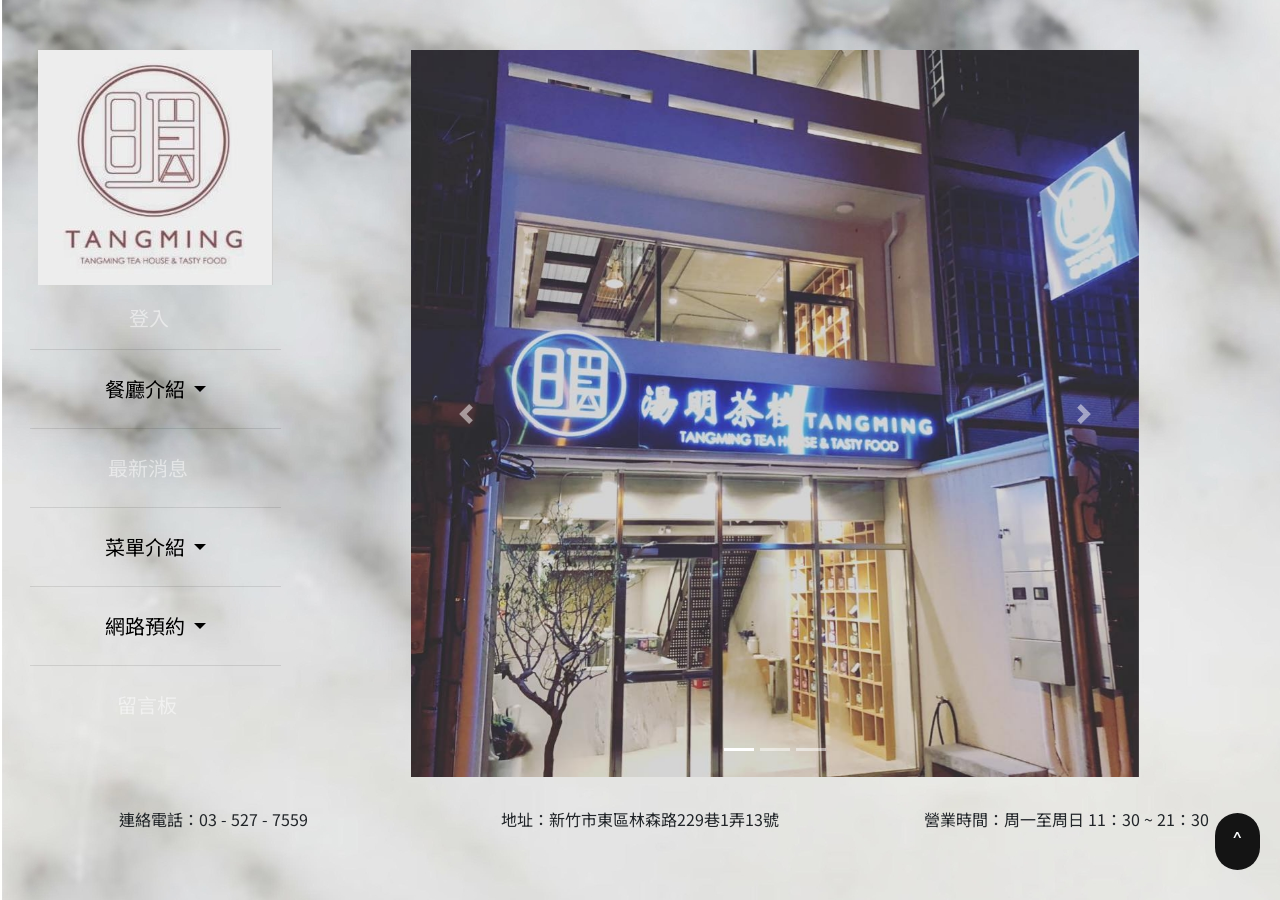
<file: index.html>
<!doctype html>
<html lang="en" class="easy-sidebar-active">

<head>
  <!-- Required meta tags -->
  <meta charset="utf-8">
  <meta name="viewport" content="width=device-width, initial-scale=1, shrink-to-fit=no">
  <meta http-equiv="Content-Security-Policy" content="upgrade-insecure-requests"> 
  <!-- Bootstrap CSS -->
  <link rel="stylesheet" href="https://stackpath.bootstrapcdn.com/bootstrap/4.2.1/css/bootstrap.min.css"
    integrity="sha384-GJzZqFGwb1QTTN6wy59ffF1BuGJpLSa9DkKMp0DgiMDm4iYMj70gZWKYbI706tWS" crossorigin="anonymous">
  <link href="https://fonts.googleapis.com/css?family=Noto+Sans+TC&display=swap" rel="stylesheet">
  <link rel="stylesheet" href="https://use.fontawesome.com/releases/v5.8.1/css/all.css"
    integrity="sha384-50oBUHEmvpQ+1lW4y57PTFmhCaXp0ML5d60M1M7uH2+nqUivzIebhndOJK28anvf" crossorigin="anonymous">
  <script src="https://code.jquery.com/jquery-3.4.1.min.js "></script>
  <link rel="stylesheet" href="css/style.css">
  <link rel="stylesheet" href="css/index.css">
   
  <title>湯明茶樓歡迎您~</title>
  <script type="text/javascript">
    $(function () {
      /* 按下GoTop按鈕時的事件 */
      $('#gotop').click(function () {
        $('html,body').animate({ scrollTop: 0 }, 'quick');   /* 返回到最頂上 */
        return false;
      });

      /* 偵測卷軸滑動時，往下滑超過400px就讓GoTop按鈕出現 */
      $(window).scroll(function () {
        if ($(this).scrollTop() > 10) {
          $('#gotop').fadeIn();
        } else {
          $('#gotop').fadeOut();
        }
      });
    });
  </script>
</head>

<body background="images/background.jpg">
  <header>
    <div class="container">
      <div class="row">
        <div class="col-lg-3 col-md-12 col-sm-12 menu">
          <nav class="navbar fixed-top navbar-expand-lg navbar-dark nav-menu">
            <!-- navbar -->
            <button class="navbar-toggler nav__bg" type="button" data-toggle="collapse"
              data-target="#navbarSupportedContent" aria-controls="navbarSupportedContent" aria-expanded="false"
              aria-label="Toggle navigation">
              <span class="navbar-toggler-icon"></span>
            </button>
            <div class="collapse navbar-collapse nav-display nav-container" id="navbarSupportedContent">
              <ul class="navbar-nav nav-display nav__bg" style="text-align: center;">
                <li class="nav-item">
                  <a class="nav-link nav-a-logo" href="index.html">
                    <img src="images/logo.jpg" alt="" class="img-logo">
                  </a>
                </li>
                <li class="nav-item li-content">
                  <a class="nav-link text-body nav-li-a-content .news-content" href="login.html"
                    style="padding-right: 22px" id="login">登入
                  </a>
                  <p id="userName"></p>
                </li>
                 <hr>
                <li class="nav-item dropdown li-content">
                  <a class="nav-link dropdown-toggle nav-li-a-content" href="#" id="navbarDropdownMenuLink"
                    role="button" data-toggle="dropdown" aria-haspopup="true" aria-expanded="false"
                    style="color:black;">
                    餐廳介紹
                  </a>
                  <div class="dropdown-menu nav-li-a-content" aria-labelledby="navbarDropdownMenuLink">
                    <a class="dropdown-item nav-li-a-content" href="about.html">關於</a>
                    <a class="dropdown-item nav-li-a-content" href="Philosophy.html">經營理念</a>
                  </div>
                </li>
                 <hr>
                <li class="nav-item li-content">
                  <a class="nav-link text-body nav-li-a-content news-content" href="new.html"
                    style="padding-right: 24px;">最新消息
                  </a>
                </li>
                 <hr>
                <li class="nav-item dropdown li-content">
                  <a class="nav-link dropdown-toggle nav-li-a-content" href="#" id="navbarDropdownMenuLink"
                    role="button" data-toggle="dropdown" aria-haspopup="true" aria-expanded="false"
                    style="color:black;">
                    菜單介紹
                  </a>
                  <div class="dropdown-menu nav-li-a-content" aria-labelledby="navbarDropdownMenuLink">
                    <a class="dropdown-item nav-li-a-content" href="food.html">主餐</a>
                    <a class="dropdown-item nav-li-a-content" href="drink.html">飲品</a>
                    <a class="dropdown-item nav-li-a-content" href="cook-secret.html">私廚料理</a>
                  </div>
                </li>
                 <hr>
                <li class="nav-item dropdown li-content">
                  <a class="nav-link dropdown-toggle nav-li-a-content" href="#" id="navbarDropdownMenuLink"
                    role="button" data-toggle="dropdown" aria-haspopup="true" aria-expanded="false"
                    style="color:black;">
                    網路預約
                  </a>
                  <div class="dropdown-menu nav-li-a-content" aria-labelledby="navbarDropdownMenuLink">
                    <a class="dropdown-item nav-li-a-content" href="order.html">預約</a>
                    <a class="dropdown-item nav-li-a-content" href="InquireOrder.html">預約查詢</a>
                    <a class="dropdown-item nav-li-a-content" href="CancelOrder.html">取消預約</a>
                  </div>
                </li>
                <hr>
                <li class="nav-item li-content">
                  <a class="nav-link text-body nav-li-a-content" href="comment.html" style="padding-right: 25px;">留言板
                  </a>
                </li>
              </ul>
            </div>
          </nav>
        </div> <!-- navbar -->
        <div class="col-lg-9 col-sm-12 div-index">
          <!-- <img src="images/index.jpg" alt="" class="img-responsive img-index"> -->
          <div id="carouselExampleIndicators" class="carousel slide" data-ride="carousel">
            <ol class="carousel-indicators">
              <li data-target="#carouselExampleIndicators" data-slide-to="0" class="active"></li>
              <li data-target="#carouselExampleIndicators" data-slide-to="1"></li>
              <li data-target="#carouselExampleIndicators" data-slide-to="2"></li>
            </ol>
            <div class="carousel-inner">
              <div class="carousel-item active">
                <img src="images/index.jpg" class="d-block w-100 img-responsive" alt="...">
              </div>
              <div class="carousel-item">
                <img src="images/index2.jpg" class="d-block w-100 img-responsive" alt="...">
              </div>
              <div class="carousel-item">
                <img src="images/index3.jpg" class="d-block w-100 img-responsive" alt="...">
              </div>
            </div>
            <a class="carousel-control-prev" href="#carouselExampleIndicators" role="button" data-slide="prev">
              <span class="carousel-control-prev-icon" aria-hidden="true"></span>
              <span class="sr-only">Previous</span>
            </a>
            <a class="carousel-control-next" href="#carouselExampleIndicators" role="button" data-slide="next">
              <span class="carousel-control-next-icon" aria-hidden="true"></span>
              <span class="sr-only">Next</span>
            </a>
          </div>
        </div>
      </div>
    </div>
  </header>
  <footer class="footer">
    <div class="container">
      <div id="gotop">˄</div>
      <div class="row footer-row">
        <div class="col-lg-4 col-md-12 footer-content">
          連絡電話：03 - 527 - 7559
        </div>
        <div class="col-lg-4 col-md-12 footer-content">
          地址：新竹市東區林森路229巷1弄13號
        </div>
        <div class="col-lg-4 col-md-12 footer-content">
          營業時間：周一至周日 11：30 ~ 21：30
        </div>
      </div>
    </div>
  </footer>
  <!-- Optional JavaScript -->
  <!-- jQuery first, then Popper.js, then Bootstrap JS -->
  <!-- <script src="https://code.jquery.com/jquery-3.3.1.slim.min.js"
    integrity="sha384-q8i/X+965DzO0rT7abK41JStQIAqVgRVzpbzo5smXKp4YfRvH+8abtTE1Pi6jizo"
    crossorigin="anonymous"></script> -->
  <script src="https://cdnjs.cloudflare.com/ajax/libs/popper.js/1.14.6/umd/popper.min.js"
    integrity="sha384-wHAiFfRlMFy6i5SRaxvfOCifBUQy1xHdJ/yoi7FRNXMRBu5WHdZYu1hA6ZOblgut"
    crossorigin="anonymous"></script>
  <script src="https://stackpath.bootstrapcdn.com/bootstrap/4.2.1/js/bootstrap.min.js"
    integrity="sha384-B0UglyR+jN6CkvvICOB2joaf5I4l3gm9GU6Hc1og6Ls7i6U/mkkaduKaBhlAXv9k"
    crossorigin="anonymous"></script>

</body>
<script src="js/order.service.js"></script>

</html>
</file>
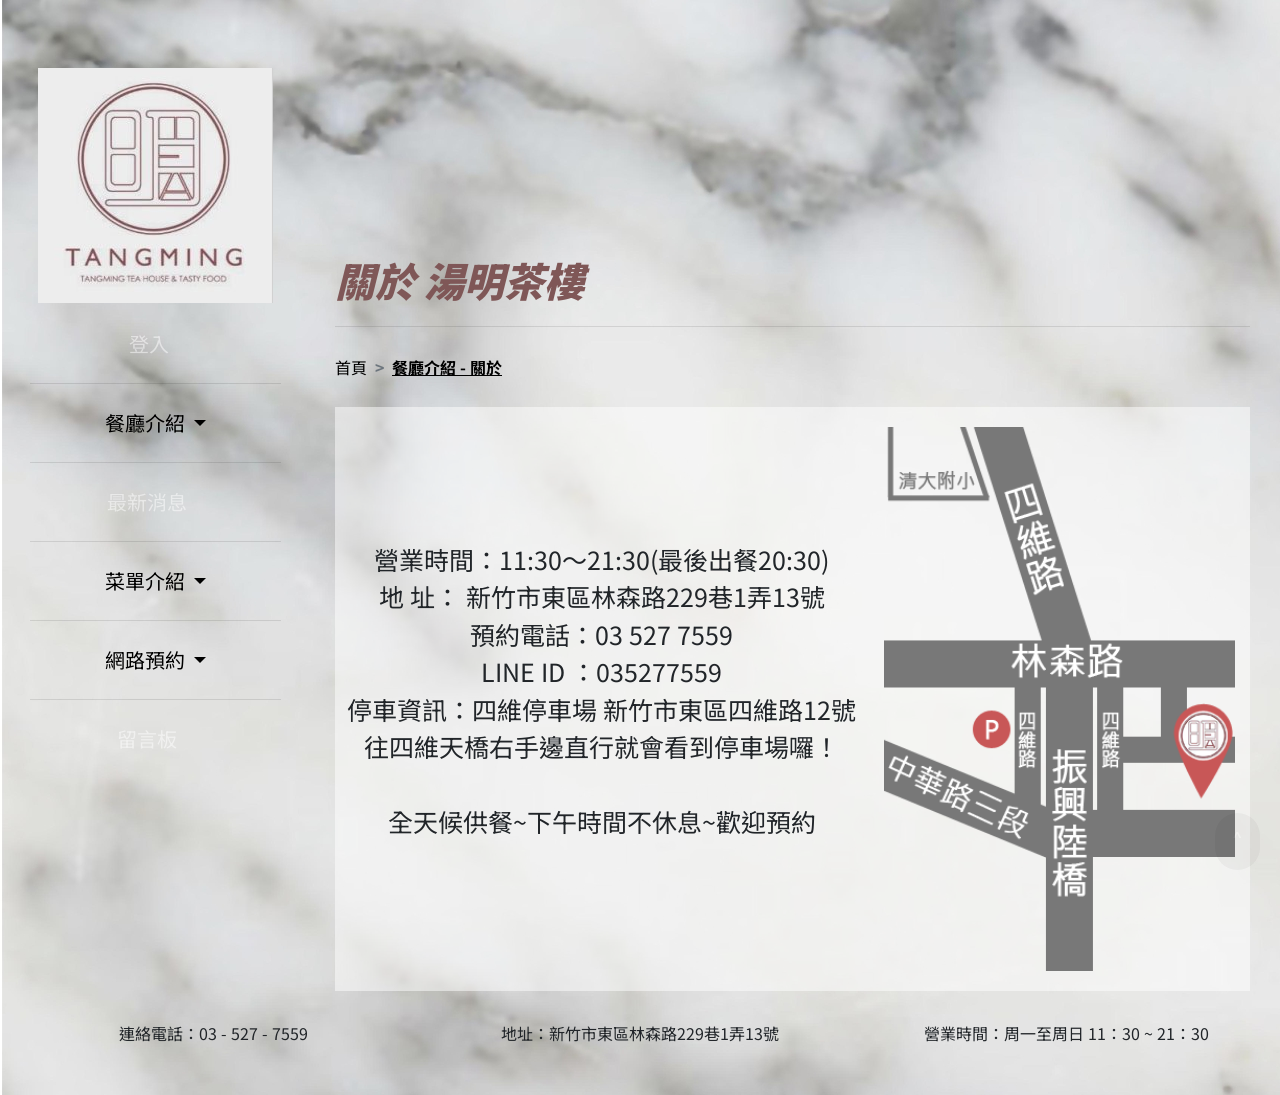
<file: about.html>
<!doctype html>
<html lang="en">

<head>
  <!-- Required meta tags -->
  <meta charset="utf-8">
  <meta name="viewport" content="width=device-width, initial-scale=1, shrink-to-fit=no">
  <meta http-equiv="Content-Security-Policy" content="upgrade-insecure-requests"> 
  <!-- Bootstrap CSS -->
  <link rel="stylesheet" href="https://stackpath.bootstrapcdn.com/bootstrap/4.2.1/css/bootstrap.min.css"
    integrity="sha384-GJzZqFGwb1QTTN6wy59ffF1BuGJpLSa9DkKMp0DgiMDm4iYMj70gZWKYbI706tWS" crossorigin="anonymous">
  <link href="https://fonts.googleapis.com/css?family=Noto+Sans+TC&display=swap" rel="stylesheet">
  <script src="https://code.jquery.com/jquery-3.4.1.min.js "></script>
  <link rel="stylesheet" href="css/style.css">
  <link rel="stylesheet" href="css/about.css">

  <title>湯明茶樓歡迎您~</title>
  <script type="text/javascript">
    $(function () {
      /* 按下GoTop按鈕時的事件 */
      $('#gotop').click(function () {
        $('html,body').animate({ scrollTop: 0 }, 'quick');   /* 返回到最頂上 */
        return false;
      });

      /* 偵測卷軸滑動時，往下滑超過400px就讓GoTop按鈕出現 */
      $(window).scroll(function () {
        if ($(this).scrollTop() > 10) {
          $('#gotop').fadeIn();
        } else {
          $('#gotop').fadeOut();
        }
      });
    });
  </script>
</head>

<body background="images/background.jpg">
  <header>
    <div class="container">
      <div class="row ph-row-1">
        <div class="col-lg-3 col-md-1 col-xs-1 menu">

          <nav class="navbar fixed-top navbar-expand-lg navbar-dark nav-menu">
            <button class="navbar-toggler" type="button" data-toggle="collapse" data-target="#navbarSupportedContent"
              aria-controls="navbarSupportedContent" aria-expanded="false" aria-label="Toggle navigation">
              <span class="navbar-toggler-icon"></span>
            </button>
            <div class="collapse navbar-collapse nav-display nav-container" id="navbarSupportedContent">
              <ul class="navbar-nav nav-display nav__bg" style="text-align: center;">
                <li class="nav-item">
                  <a class="nav-link" href="index.html">
                    <img src="images/logo.jpg" alt="" class="img-logo">
                  </a>
                </li>
                <li class="nav-item li-content">
                  <a class="nav-link text-body nav-li-a-content .news-content" href="login.html"
                    style="padding-right: 22px">登入
                  </a>
                </li>
                <hr>
                <li class="nav-item dropdown li-content">
                  <a class="nav-link dropdown-toggle nav-li-a-content" href="#" id="navbarDropdownMenuLink"
                    role="button" data-toggle="dropdown" aria-haspopup="true" aria-expanded="false"
                    style="color:black;">
                    餐廳介紹
                  </a>
                  <div class="dropdown-menu nav-li-a-content" aria-labelledby="navbarDropdownMenuLink">
                    <a class="dropdown-item nav-li-a-content" href="about.html">關於</a>
                    <a class="dropdown-item nav-li-a-content" href="Philosophy.html">經營理念</a>
                  </div>
                </li>
                <hr>
                <li class="nav-item li-content">
                  <a class="nav-link text-body nav-li-a-content" href="new.html" style="padding-right: 25px;">最新消息
                  </a>
                </li>
                <hr>
                <li class="nav-item dropdown li-content">
                  <a class="nav-link dropdown-toggle nav-li-a-content" href="#" id="navbarDropdownMenuLink"
                    role="button" data-toggle="dropdown" aria-haspopup="true" aria-expanded="false"
                    style="color:black;">
                    菜單介紹
                  </a>
                  <div class="dropdown-menu nav-li-a-content" aria-labelledby="navbarDropdownMenuLink">
                    <a class="dropdown-item nav-li-a-content" href="food.html">主餐</a>
                    <a class="dropdown-item nav-li-a-content" href="drink.html">飲品</a>
                    <a class="dropdown-item nav-li-a-content" href="drink.html">私廚料理</a>
                  </div>
                </li>
                <hr>

                <li class="nav-item dropdown li-content">
                  <a class="nav-link dropdown-toggle nav-li-a-content" href="#" id="navbarDropdownMenuLink"
                    role="button" data-toggle="dropdown" aria-haspopup="true" aria-expanded="false"
                    style="color:black;">
                    網路預約
                  </a>
                  <div class="dropdown-menu nav-li-a-content" aria-labelledby="navbarDropdownMenuLink">
                    <a class="dropdown-item nav-li-a-content" href="order.html">預約</a>
                    <a class="dropdown-item nav-li-a-content" href="InquireOrder.html">預約查詢</a>
                    <a class="dropdown-item nav-li-a-content" href="CancelOrder.html">取消預約</a>
                  </div>
                </li>
                <hr>
                <li class="nav-item li-content">
                  <a class="nav-link text-body nav-li-a-content" href="comment.html" style="padding-right: 25px;">留言板
                  </a>
                </li>
              </ul>
            </div>
          </nav>
        </div>
        <div class="col-lg-9 col-md-11 col-xs-12 div-index">
          <div class="row ph-row">
            <div class="col-lg-12 col-md-11 col-xs-12 ph-title">
              關於 湯明茶樓
            </div>
            <div class="col-lg-12 col-md-11 col-xs-12">
              <hr>
            </div>
            <div class="col-lg-12 col-md-11 col-xs-12 breadcrumb-col">
              <nav aria-label="breadcrumb">
                <ol class="breadcrumb">
                  <li class="breadcrumb-item"><a href="index.html" class="breadcrumb-item-content">首頁</a></li>
                  <li class="breadcrumb-item active" aria-current="page">餐廳介紹 - 關於</li>
                </ol>
              </nav>
            </div>
            <div class="col-lg-12 col-md-11 col-xs-12">
              <div class="row Philosophy-content">
                <div class="col-lg-7 col-md-12 col-xs-12  resume">
                  <p class="resume__description">
                    <!-- <h6> -->
                    營業時間：11:30～21:30(最後出餐20:30) <br>
                    地 址： 新竹市東區林森路229巷1弄13號<br>
                    預約電話：03 527 7559 <br>
                    LINE ID ：035277559 <br>
                    停車資訊：四維停車場 新竹市東區四維路12號<br>
                    往四維天橋右手邊直行就會看到停車場囉！ <br>
                    <br>
                    全天候供餐~下午時間不休息~歡迎預約 <br>
                  </p>
                  <!-- </h6>  -->
                </div>
                <div class="col-lg-5 col-md-12 col-xs-12 ph-content-img">
                  <img src="images/map.png" alt="" class="content-img">
                </div>
              </div>
            </div>
          </div> <!-- row -->
        </div>
      </div>
    </div>
  </header>
  <footer>
    <div class="container">
      <div id="gotop">˄</div>
      <div class="row footer-row">
        <div class="col-lg-4 col-md-12 footer-content">
          連絡電話：03 - 527 - 7559
        </div>
        <div class="col-lg-4 col-md-12 footer-content">
          地址：新竹市東區林森路229巷1弄13號
        </div>
        <div class="col-lg-4 col-md-12 footer-content">
          營業時間：周一至周日 11：30 ~ 21：30
        </div>
      </div>
    </div>
  </footer>
  <!-- Optional JavaScript -->
  <!-- jQuery first, then Popper.js, then Bootstrap JS -->
  <!-- <script src="https://code.jquery.com/jquery-3.3.1.slim.min.js"
    integrity="sha384-q8i/X+965DzO0rT7abK41JStQIAqVgRVzpbzo5smXKp4YfRvH+8abtTE1Pi6jizo"
    crossorigin="anonymous"></script> -->
  <script src="https://cdnjs.cloudflare.com/ajax/libs/popper.js/1.14.6/umd/popper.min.js"
    integrity="sha384-wHAiFfRlMFy6i5SRaxvfOCifBUQy1xHdJ/yoi7FRNXMRBu5WHdZYu1hA6ZOblgut"
    crossorigin="anonymous"></script>
  <script src="https://stackpath.bootstrapcdn.com/bootstrap/4.2.1/js/bootstrap.min.js"
    integrity="sha384-B0UglyR+jN6CkvvICOB2joaf5I4l3gm9GU6Hc1og6Ls7i6U/mkkaduKaBhlAXv9k"
    crossorigin="anonymous"></script>
</body>

</html>
</file>
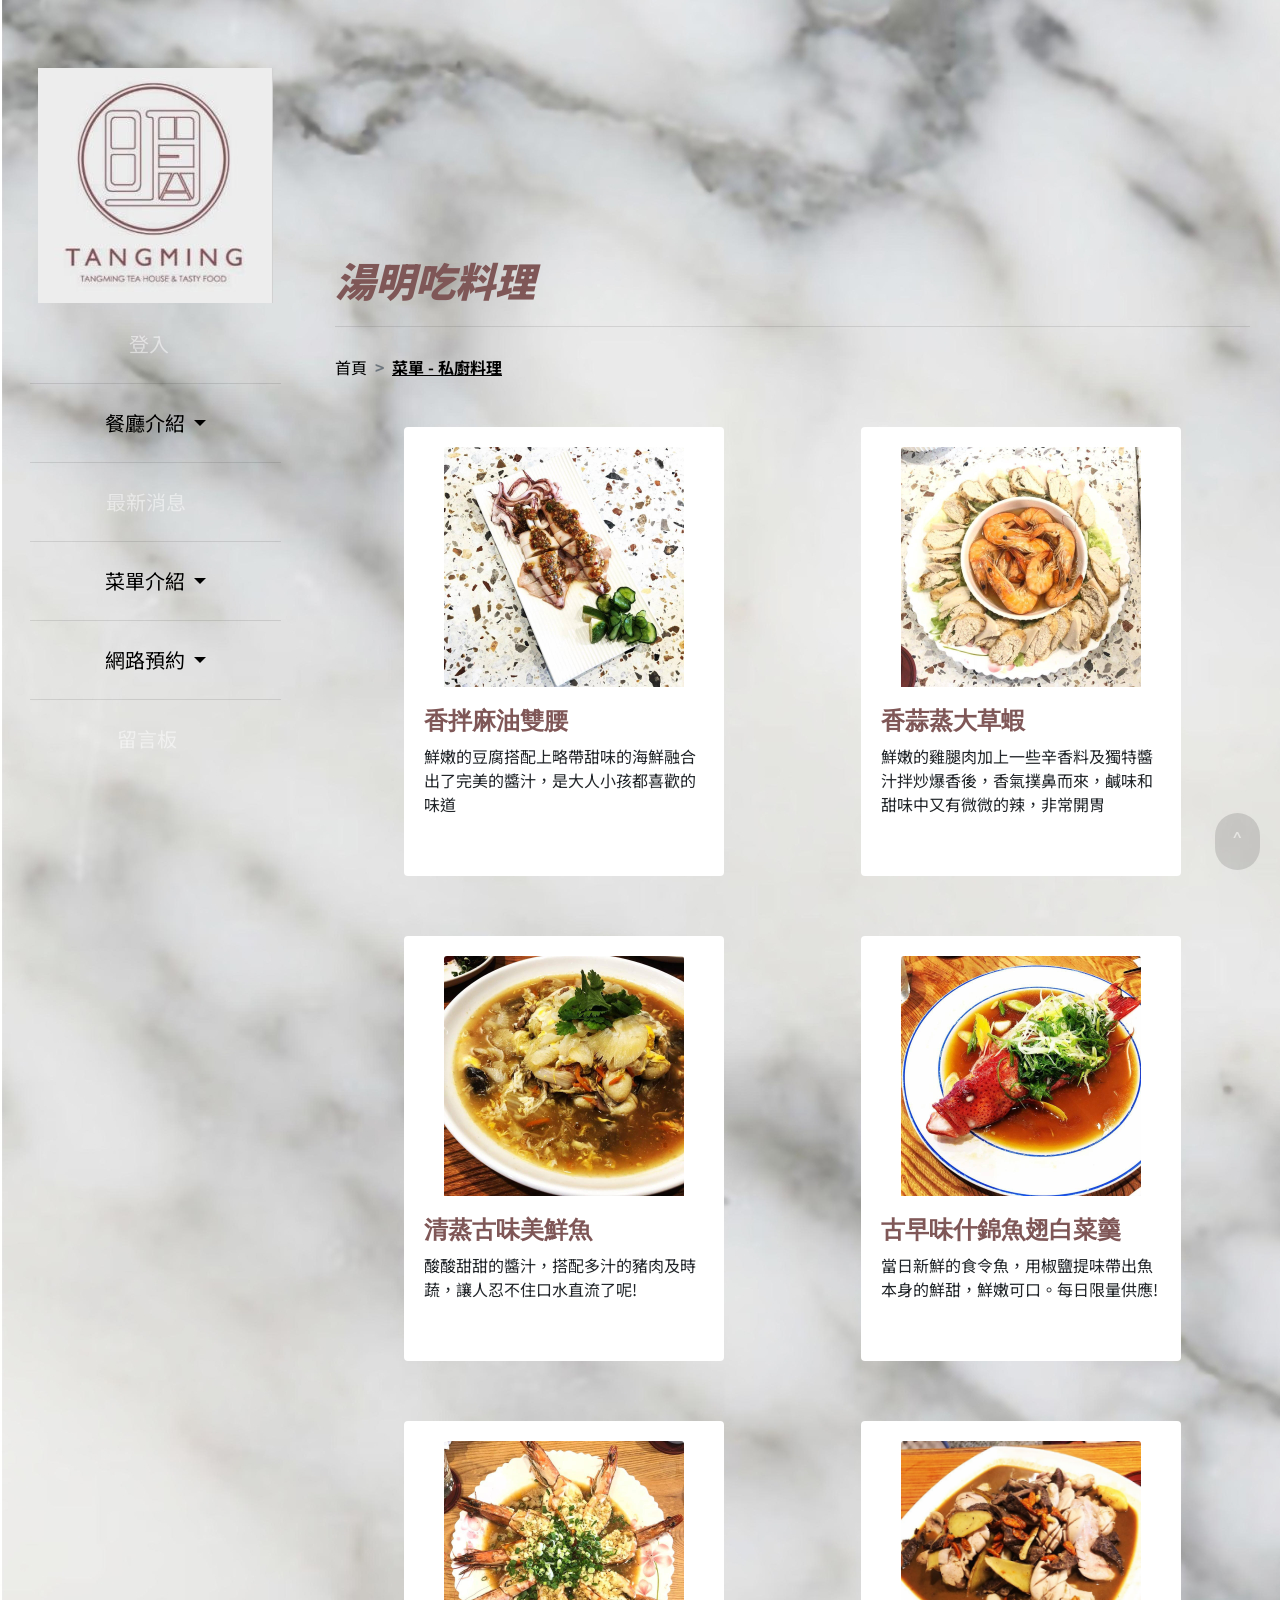
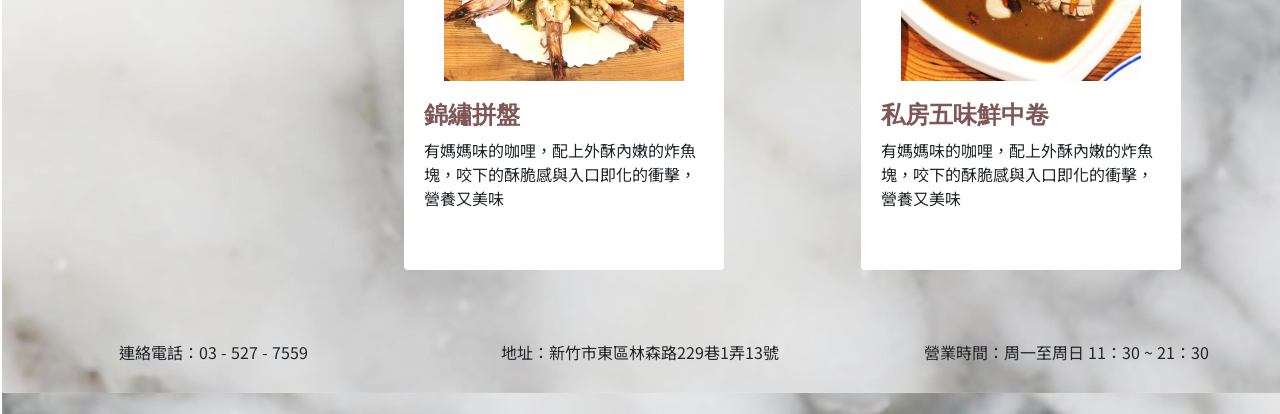
<file: cook-secret.html>
<!doctype html>
<html lang="en">

<head>
  <!-- Required meta tags -->
  <meta charset="utf-8">
  <meta name="viewport" content="width=device-width, initial-scale=1, shrink-to-fit=no">
  <meta http-equiv="Content-Security-Policy" content="upgrade-insecure-requests">
  <!-- Bootstrap CSS -->
  <link rel="stylesheet" href="https://stackpath.bootstrapcdn.com/bootstrap/4.2.1/css/bootstrap.min.css"
    integrity="sha384-GJzZqFGwb1QTTN6wy59ffF1BuGJpLSa9DkKMp0DgiMDm4iYMj70gZWKYbI706tWS" crossorigin="anonymous">
  <link href="https://fonts.googleapis.com/css?family=Noto+Sans+TC&display=swap" rel="stylesheet">
  <script src="https://code.jquery.com/jquery-3.4.1.min.js "></script>

  <link rel="stylesheet" href="css/style.css">
  <link rel="stylesheet" href="css/food.css">


  <title>湯明茶樓歡迎您~</title>
  <script type="text/javascript">
    $(function () {
      /* 按下GoTop按鈕時的事件 */
      $('#gotop').click(function () {
        $('html,body').animate({ scrollTop: 0 }, 'quick');   /* 返回到最頂上 */
        return false;
      });

      /* 偵測卷軸滑動時，往下滑超過400px就讓GoTop按鈕出現 */
      $(window).scroll(function () {
        if ($(this).scrollTop() > 10) {
          $('#gotop').fadeIn();
        } else {
          $('#gotop').fadeOut();
        }
      });
    });
  </script>
</head>

<body background="images/background.jpg">
  <header>
    <div class="container">
      <div class="row ph-row-1">
        <div class="col-lg-3 col-md-1 col-xs-1 menu">
          <nav class="navbar fixed-top navbar-expand-lg navbar-dark nav-menu">
            <button class="navbar-toggler" type="button" data-toggle="collapse" data-target="#navbarSupportedContent"
              aria-controls="navbarSupportedContent" aria-expanded="false" aria-label="Toggle navigation">
              <span class="navbar-toggler-icon"></span>
            </button>
            <div class="collapse navbar-collapse nav-display nav-container" id="navbarSupportedContent">
              <ul class="navbar-nav nav-display nav__bg" style="text-align: center;">
                <li class="nav-item">
                  <a class="nav-link" href="index.html">
                    <img src="images/logo.jpg" alt="" class="img-logo">
                  </a>
                </li>
                <li class="nav-item li-content">
                  <a class="nav-link text-body nav-li-a-content .news-content" href="login.html"
                    style="padding-right: 22px" id="login">登入
                  </a>
                  <p id="userName"></p>
                </li>
                <hr>
                <li class="nav-item dropdown li-content">
                  <a class="nav-link dropdown-toggle nav-li-a-content" href="#" id="navbarDropdownMenuLink"
                    role="button" data-toggle="dropdown" aria-haspopup="true" aria-expanded="false"
                    style="color:black;">
                    餐廳介紹
                  </a>
                  <div class="dropdown-menu nav-li-a-content" aria-labelledby="navbarDropdownMenuLink">
                    <a class="dropdown-item nav-li-a-content" href="about.html">關於</a>
                    <a class="dropdown-item nav-li-a-content" href="Philosophy.html">經營理念</a>

                  </div>
                </li>
                <hr>
                <li class="nav-item li-content">
                  <a class="nav-link text-body nav-li-a-content" href="new.html" style="padding-right: 27px;">最新消息
                  </a>
                </li>
                <hr>
                <li class="nav-item dropdown li-content">
                  <a class="nav-link dropdown-toggle nav-li-a-content" href="#" id="navbarDropdownMenuLink"
                    role="button" data-toggle="dropdown" aria-haspopup="true" aria-expanded="false"
                    style="color:black;">
                    菜單介紹
                  </a>
                  <div class="dropdown-menu nav-li-a-content" aria-labelledby="navbarDropdownMenuLink">
                    <a class="dropdown-item nav-li-a-content" href="food.html">主餐</a>
                    <a class="dropdown-item nav-li-a-content" href="drink.html">飲品</a>
                    <a class="dropdown-item nav-li-a-content" href="cook-secret.html">私廚料理</a>
                  </div>
                </li>
                <hr>
                <li class="nav-item dropdown li-content">
                  <a class="nav-link dropdown-toggle nav-li-a-content" href="#" id="navbarDropdownMenuLink"
                    role="button" data-toggle="dropdown" aria-haspopup="true" aria-expanded="false"
                    style="color:black;">
                    網路預約
                  </a>
                  <div class="dropdown-menu nav-li-a-content" aria-labelledby="navbarDropdownMenuLink">
                    <a class="dropdown-item nav-li-a-content" href="order.html">預約</a>
                    <a class="dropdown-item nav-li-a-content" href="InquireOrder.html">預約查詢</a>
                    <a class="dropdown-item nav-li-a-content" href="CancelOrder.html">取消預約</a>
                  </div>
                </li>
                <hr>
                <li class="nav-item li-content">
                  <a class="nav-link text-body nav-li-a-content" href="comment.html" style="padding-right: 25px;">留言板
                  </a>
                </li>
              </ul>
            </div>
          </nav>
        </div>
        <div class="col-lg-9 col-md-11 col-xs-12 div-index">
          <div class="row ph-row">
            <div class="col-lg-12 col-md-11 col-xs-12 ph-title">
              湯明吃料理
            </div>
            <div class="col-lg-12 col-md-11 col-xs-12">
              <hr>
            </div>
            <div class="col-lg-12 col-md-11 col-xs-12 breadcrumb-col">
              <nav aria-label="breadcrumb">
                <ol class="breadcrumb">
                  <li class="breadcrumb-item"><a href="#" class="breadcrumb-item-content">首頁</a></li>
                  <li class="breadcrumb-item active" aria-current="page">菜單 - 私廚料理</li>
                </ol>
              </nav>
            </div>
            <div class="col-lg-12 col-md-11 col-xs-12">
              <div class="row card-row">
                <div class="col-lg-6 col-md-6 col-xs-12 Philosophy-content card_bg">
                  <div class="card ">
                    <img class="card-img-top" src="images/cook1.jpg" alt="Card image cap">
                    <div class="card-body">
                      <h4 class="card-name">香拌麻油雙腰</h4>
                      <p class="card-text">鮮嫩的豆腐搭配上略帶甜味的海鮮融合出了完美的醬汁，是大人小孩都喜歡的味道</p>
                    </div>
                  </div>
                </div>
                <!--第一種 -->

                <div class="col-lg-6 col-md-6 col-xs-12 Philosophy-content card_bg">
                  <div class="card ">
                    <img class="card-img-top" src="images/cook2.jpg" alt="Card image cap">
                    <div class="card-body">
                      <h4 class="card-name">香蒜蒸大草蝦</h4>
                      <p class="card-text">鮮嫩的雞腿肉加上一些辛香料及獨特醬汁拌炒爆香後，香氣撲鼻而來，鹹味和甜味中又有微微的辣，非常開胃</p>
                    </div>
                  </div>
                </div> <!-- 第二種-->

                <div class="col-lg-6 col-md-6 col-xs-12 Philosophy-content card_bg">
                  <div class="card ">
                    <img class="card-img-top" src="images/cook4.jpg" alt="Card image cap">
                    <div class="card-body">
                      <h4 class="card-name">清蒸古味美鮮魚</h4>
                      <p class="card-text">酸酸甜甜的醬汁，搭配多汁的豬肉及時蔬，讓人忍不住口水直流了呢!</p>
                    </div>
                  </div>
                </div> <!-- 第三種-->
                <div class="col-lg-6 col-md-6 col-xs-12 Philosophy-content card_bg">
                  <div class="card ">
                    <img class="card-img-top" src="images/cook5.jpg" alt="Card image cap">
                    <div class="card-body">
                      <h4 class="card-name">古早味什錦魚翅白菜羹</h4>
                      <p class="card-text">當日新鮮的食令魚，用椒鹽提味帶出魚本身的鮮甜，鮮嫩可口。每日限量供應!</p>
                    </div>
                  </div>
                </div> <!-- 第四種-->
                <div class="col-lg-6 col-md-6 col-xs-12 Philosophy-content card_bg">
                  <div class="card ">
                    <img class="card-img-top" src="images/6.jpg" alt="Card image cap">
                    <div class="card-body">
                      <h4 class="card-name">錦繡拼盤</h4>
                      <p class="card-text">有媽媽味的咖哩，配上外酥內嫩的炸魚塊，咬下的酥脆感與入口即化的衝擊，營養又美味</p>
                    </div>
                  </div>
                </div> <!-- 第五種-->
                <div class="col-lg-6 col-md-6 col-xs-12 Philosophy-content card_bg">
                  <div class="card ">
                    <img class="card-img-top" src="images/7.jpg" alt="Card image cap">
                    <div class="card-body">
                      <h4 class="card-name">私房五味鮮中卷</h4>
                      <p class="card-text">有媽媽味的咖哩，配上外酥內嫩的炸魚塊，咬下的酥脆感與入口即化的衝擊，營養又美味</p>
                    </div>
                  </div>
                </div> <!-- 第六種-->
              </div>
            </div>
          </div> <!-- row -->
        </div>
      </div>
    </div>
  </header>
  <footer>
    <div class="container">
      <div id="gotop">˄</div>
      <div class="row footer-row">
        <div class="col-lg-4 col-md-12 footer-content">
          連絡電話：03 - 527 - 7559
        </div>
        <div class="col-lg-4 col-md-12 footer-content">
          地址：新竹市東區林森路229巷1弄13號
        </div>
        <div class="col-lg-4 col-md-12 footer-content">
          營業時間：周一至周日 11：30 ~ 21：30
        </div>
      </div>
    </div>
  </footer>
  <!-- Optional JavaScript -->
  <!-- jQuery first, then Popper.js, then Bootstrap JS -->
  <!-- <script src="https://code.jquery.com/jquery-3.3.1.slim.min.js"
    integrity="sha384-q8i/X+965DzO0rT7abK41JStQIAqVgRVzpbzo5smXKp4YfRvH+8abtTE1Pi6jizo"
    crossorigin="anonymous"></script> -->
  <script src="https://cdnjs.cloudflare.com/ajax/libs/popper.js/1.14.6/umd/popper.min.js"
    integrity="sha384-wHAiFfRlMFy6i5SRaxvfOCifBUQy1xHdJ/yoi7FRNXMRBu5WHdZYu1hA6ZOblgut"
    crossorigin="anonymous"></script>
  <script src="https://stackpath.bootstrapcdn.com/bootstrap/4.2.1/js/bootstrap.min.js"
    integrity="sha384-B0UglyR+jN6CkvvICOB2joaf5I4l3gm9GU6Hc1og6Ls7i6U/mkkaduKaBhlAXv9k"
    crossorigin="anonymous"></script>
</body>

</html>
</file>
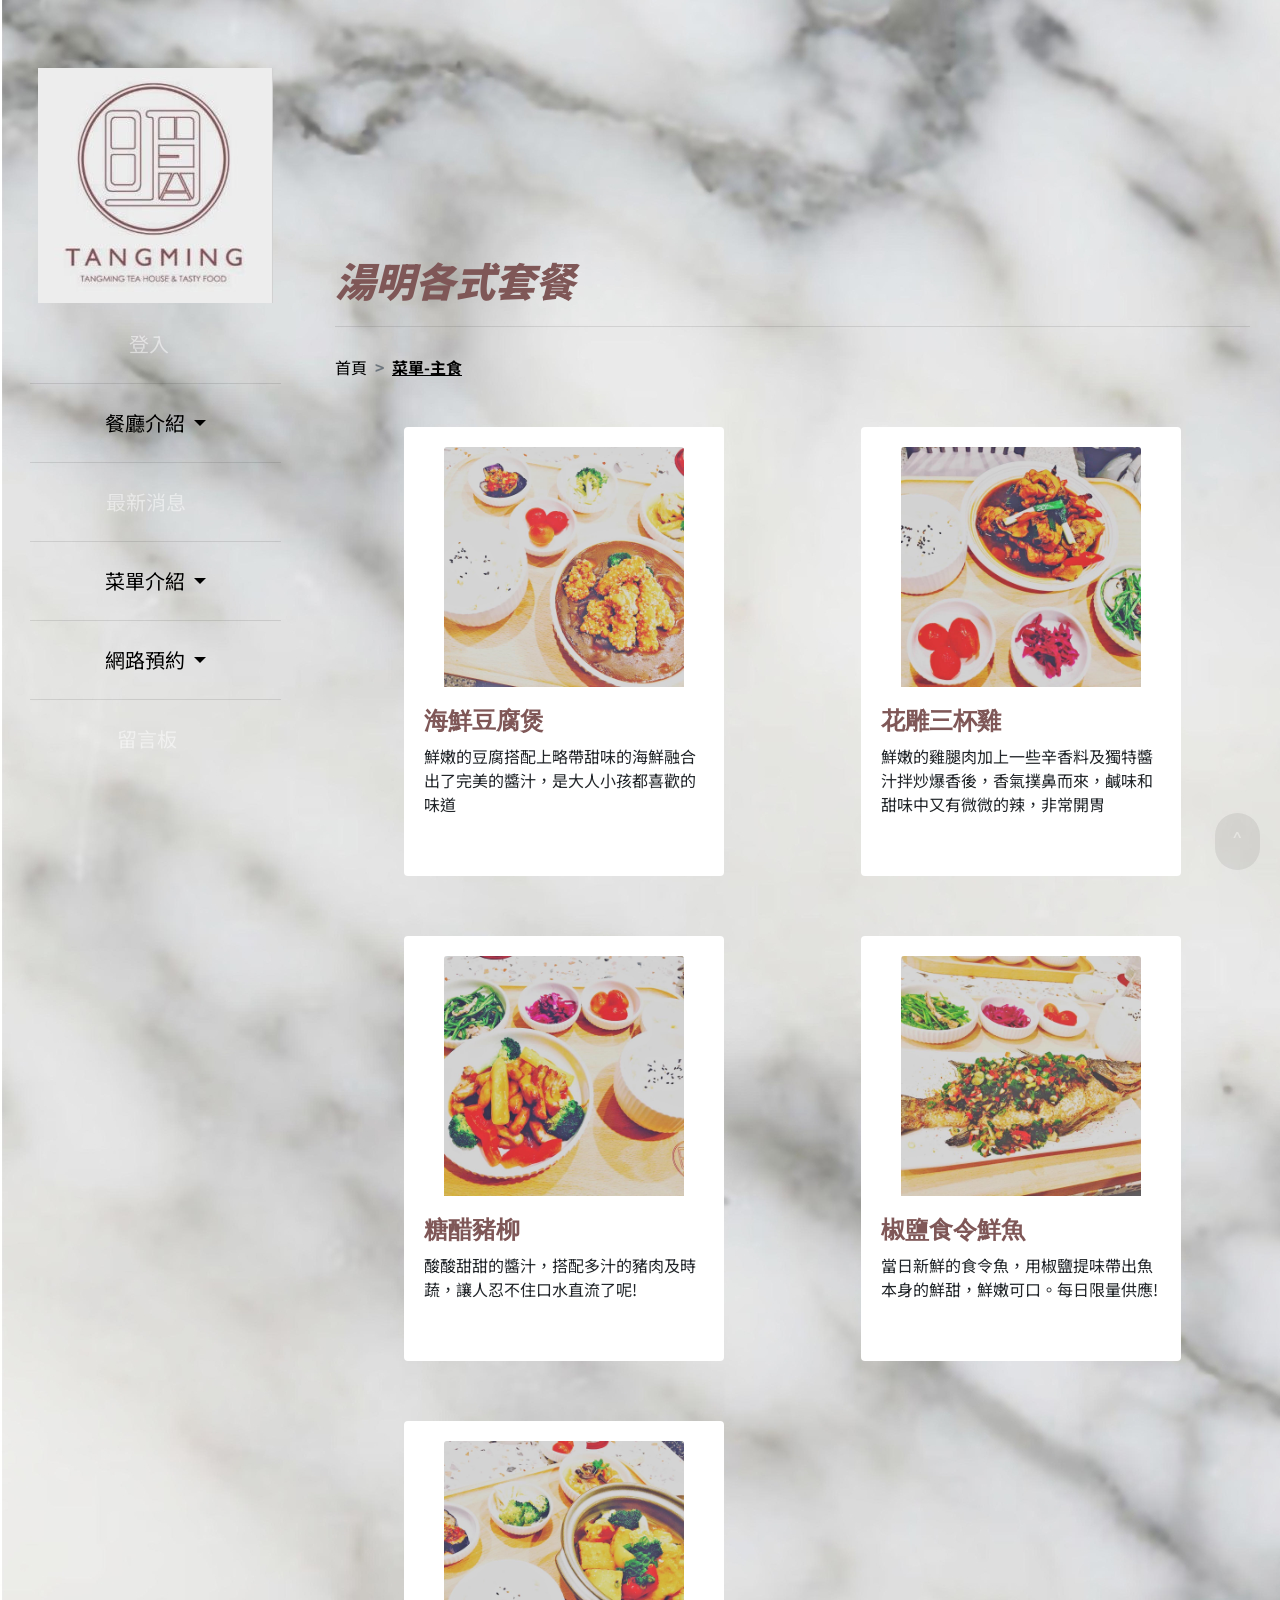
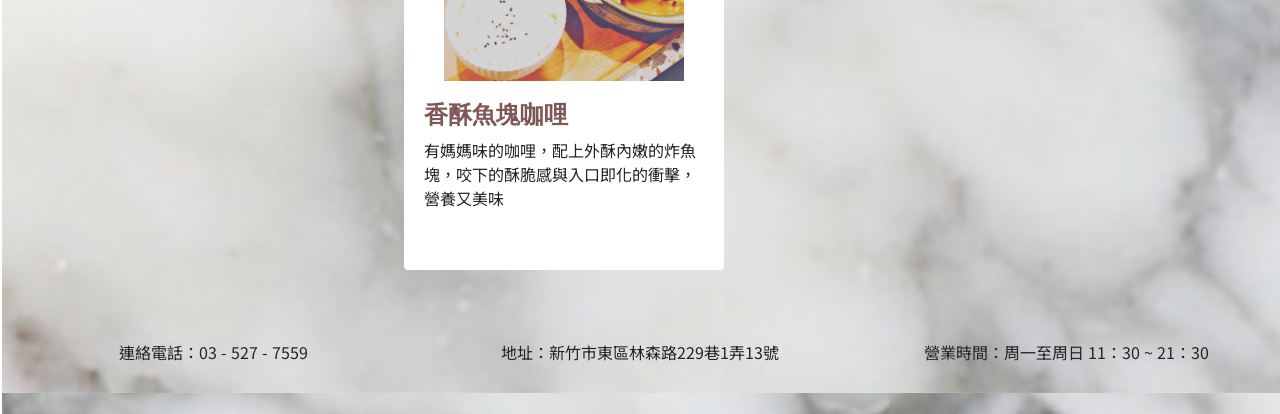
<file: food.html>
<!doctype html>
<html lang="en">

<head>
  <!-- Required meta tags -->
  <meta charset="utf-8">
  <meta name="viewport" content="width=device-width, initial-scale=1, shrink-to-fit=no">
  <meta http-equiv="Content-Security-Policy" content="upgrade-insecure-requests">
  <!-- Bootstrap CSS -->
  <link rel="stylesheet" href="https://stackpath.bootstrapcdn.com/bootstrap/4.2.1/css/bootstrap.min.css"
    integrity="sha384-GJzZqFGwb1QTTN6wy59ffF1BuGJpLSa9DkKMp0DgiMDm4iYMj70gZWKYbI706tWS" crossorigin="anonymous">
  <link href="https://fonts.googleapis.com/css?family=Noto+Sans+TC&display=swap" rel="stylesheet">
  <script src="https://code.jquery.com/jquery-3.4.1.min.js "></script>

  <link rel="stylesheet" href="css/style.css">
  <link rel="stylesheet" href="css/food.css">


  <title>湯明茶樓歡迎您~</title>
  <script type="text/javascript">
    $(function () {
      /* 按下GoTop按鈕時的事件 */
      $('#gotop').click(function () {
        $('html,body').animate({ scrollTop: 0 }, 'quick');   /* 返回到最頂上 */
        return false;
      });

      /* 偵測卷軸滑動時，往下滑超過400px就讓GoTop按鈕出現 */
      $(window).scroll(function () {
        if ($(this).scrollTop() > 10) {
          $('#gotop').fadeIn();
        } else {
          $('#gotop').fadeOut();
        }
      });
    });
  </script>
</head>

<body background="images/background.jpg">
  <header>
    <div class="container">
      <div class="row ph-row-1">
        <div class="col-lg-3 col-md-1 col-xs-1 menu">
          <nav class="navbar fixed-top navbar-expand-lg navbar-dark nav-menu">
            <button class="navbar-toggler" type="button" data-toggle="collapse" data-target="#navbarSupportedContent"
              aria-controls="navbarSupportedContent" aria-expanded="false" aria-label="Toggle navigation">
              <span class="navbar-toggler-icon"></span>
            </button>
            <div class="collapse navbar-collapse nav-display nav-container" id="navbarSupportedContent">
              <ul class="navbar-nav nav-display nav__bg" style="text-align: center;">
                <li class="nav-item">
                  <a class="nav-link" href="index.html">
                    <img src="images/logo.jpg" alt="" class="img-logo">
                  </a>
                </li>
                <li class="nav-item li-content">
                  <a class="nav-link text-body nav-li-a-content .news-content" href="login.html"
                    style="padding-right: 22px" id="login">登入
                  </a>
                  <p id="userName"></p>
                </li>
                <hr>
                <li class="nav-item dropdown li-content">
                  <a class="nav-link dropdown-toggle nav-li-a-content" href="#" id="navbarDropdownMenuLink"
                    role="button" data-toggle="dropdown" aria-haspopup="true" aria-expanded="false"
                    style="color:black;">
                    餐廳介紹
                  </a>
                  <div class="dropdown-menu nav-li-a-content" aria-labelledby="navbarDropdownMenuLink">
                    <a class="dropdown-item nav-li-a-content" href="about.html">關於</a>
                    <a class="dropdown-item nav-li-a-content" href="Philosophy.html">經營理念</a>
                  </div>
                </li>
                <hr>
                <li class="nav-item li-content">
                  <a class="nav-link text-body nav-li-a-content" href="new.html" style="padding-right: 27px;">最新消息
                  </a>
                </li>
                <hr>
                <li class="nav-item dropdown li-content">
                  <a class="nav-link dropdown-toggle nav-li-a-content" href="#" id="navbarDropdownMenuLink"
                    role="button" data-toggle="dropdown" aria-haspopup="true" aria-expanded="false"
                    style="color:black;">
                    菜單介紹
                  </a>
                  <div class="dropdown-menu nav-li-a-content" aria-labelledby="navbarDropdownMenuLink">
                    <a class="dropdown-item nav-li-a-content" href="food.html">主餐</a>
                    <a class="dropdown-item nav-li-a-content" href="drink.html">飲品</a>
                    <a class="dropdown-item nav-li-a-content" href="cook-secret.html">私廚料理</a>
                  </div>
                </li>
                <hr>
                <li class="nav-item dropdown li-content">
                  <a class="nav-link dropdown-toggle nav-li-a-content" href="#" id="navbarDropdownMenuLink"
                    role="button" data-toggle="dropdown" aria-haspopup="true" aria-expanded="false"
                    style="color:black;">
                    網路預約
                  </a>
                  <div class="dropdown-menu nav-li-a-content" aria-labelledby="navbarDropdownMenuLink">
                    <a class="dropdown-item nav-li-a-content" href="order.html">預約</a>
                    <a class="dropdown-item nav-li-a-content" href="InquireOrder.html">預約查詢</a>
                    <a class="dropdown-item nav-li-a-content" href="CancelOrder.html">取消預約</a>
                  </div>
                </li>
                <hr>
                <li class="nav-item li-content">
                  <a class="nav-link text-body nav-li-a-content" href="comment.html" style="padding-right: 25px;">留言板
                  </a>
                </li>
              </ul>
            </div>
          </nav>
        </div>
        <div class="col-lg-9 col-md-11 col-xs-12 div-index">
          <div class="row ph-row">
            <div class="col-lg-12 col-md-11 col-xs-12 ph-title">
              湯明各式套餐
            </div>
            <div class="col-lg-12 col-md-11 col-xs-12">
              <hr>
            </div>
            <div class="col-lg-12 col-md-11 col-xs-12 breadcrumb-col">
              <nav aria-label="breadcrumb">
                <ol class="breadcrumb">
                  <li class="breadcrumb-item"><a href="#" class="breadcrumb-item-content">首頁</a></li>
                  <li class="breadcrumb-item active" aria-current="page">菜單-主食</li>
                </ol>
              </nav>
            </div>
            <div class="col-lg-12 col-md-11 col-xs-12">
              <div class="row card-row">
                <div class="col-lg-6 col-md-6 col-xs-12 Philosophy-content card_bg">
                  <div class="card ">
                    <img class="card-img-top" src="images/menu_food1.jpg" alt="Card image cap">
                    <div class="card-body">
                      <h4 class="card-name">海鮮豆腐煲</h4>
                      <p class="card-text">鮮嫩的豆腐搭配上略帶甜味的海鮮融合出了完美的醬汁，是大人小孩都喜歡的味道</p>
                    </div>
                  </div>
                </div>
                <!--第一種 -->

                <div class="col-lg-6 col-md-6 col-xs-12 Philosophy-content card_bg">
                  <div class="card ">
                    <img class="card-img-top" src="images/menu_food2.jpg" alt="Card image cap">
                    <div class="card-body">
                      <h4 class="card-name">花雕三杯雞</h4>
                      <p class="card-text">鮮嫩的雞腿肉加上一些辛香料及獨特醬汁拌炒爆香後，香氣撲鼻而來，鹹味和甜味中又有微微的辣，非常開胃</p>
                    </div>
                  </div>
                </div> <!-- 第二種-->

                <div class="col-lg-6 col-md-6 col-xs-12 Philosophy-content card_bg">
                  <div class="card ">
                    <img class="card-img-top" src="images/menu_food3.jpg" alt="Card image cap">
                    <div class="card-body">
                      <h4 class="card-name">糖醋豬柳</h4>
                      <p class="card-text">酸酸甜甜的醬汁，搭配多汁的豬肉及時蔬，讓人忍不住口水直流了呢!</p>

                    </div>
                  </div>
                </div> <!-- 第三種-->
                <div class="col-lg-6 col-md-6 col-xs-12 Philosophy-content card_bg">
                  <div class="card ">
                    <img class="card-img-top" src="images/menu_food4.jpg" alt="Card image cap">
                    <div class="card-body">
                      <h4 class="card-name">椒鹽食令鮮魚</h4>
                      <p class="card-text">當日新鮮的食令魚，用椒鹽提味帶出魚本身的鮮甜，鮮嫩可口。每日限量供應!</p>
                    </div>
                  </div>
                </div> <!-- 第四種-->
                <div class="col-lg-6 col-md-6 col-xs-12 Philosophy-content card_bg">
                  <div class="card ">
                    <img class="card-img-top" src="images/menu_food5.jpg" alt="Card image cap">
                    <div class="card-body">
                      <h4 class="card-name">香酥魚塊咖哩</h4>
                      <p class="card-text">有媽媽味的咖哩，配上外酥內嫩的炸魚塊，咬下的酥脆感與入口即化的衝擊，營養又美味</p>
                    </div>
                  </div>
                </div> <!-- 第五種-->
              </div>
            </div>
          </div> <!-- row -->
        </div>
      </div>
    </div>
  </header>
  <footer>
    <div class="container">
      <div id="gotop">˄</div>
      <div class="row footer-row">
        <div class="col-lg-4 col-md-12 footer-content">
          連絡電話：03 - 527 - 7559
        </div>
        <div class="col-lg-4 col-md-12 footer-content">
          地址：新竹市東區林森路229巷1弄13號
        </div>
        <div class="col-lg-4 col-md-12 footer-content">
          營業時間：周一至周日 11：30 ~ 21：30
        </div>
      </div>
    </div>
  </footer>
  <!-- Optional JavaScript -->
  <!-- jQuery first, then Popper.js, then Bootstrap JS -->
  <!-- <script src="https://code.jquery.com/jquery-3.3.1.slim.min.js"
    integrity="sha384-q8i/X+965DzO0rT7abK41JStQIAqVgRVzpbzo5smXKp4YfRvH+8abtTE1Pi6jizo"
    crossorigin="anonymous"></script> -->
  <script src="https://cdnjs.cloudflare.com/ajax/libs/popper.js/1.14.6/umd/popper.min.js"
    integrity="sha384-wHAiFfRlMFy6i5SRaxvfOCifBUQy1xHdJ/yoi7FRNXMRBu5WHdZYu1hA6ZOblgut"
    crossorigin="anonymous"></script>
  <script src="https://stackpath.bootstrapcdn.com/bootstrap/4.2.1/js/bootstrap.min.js"
    integrity="sha384-B0UglyR+jN6CkvvICOB2joaf5I4l3gm9GU6Hc1og6Ls7i6U/mkkaduKaBhlAXv9k"
    crossorigin="anonymous"></script>
</body>

</html>
</file>
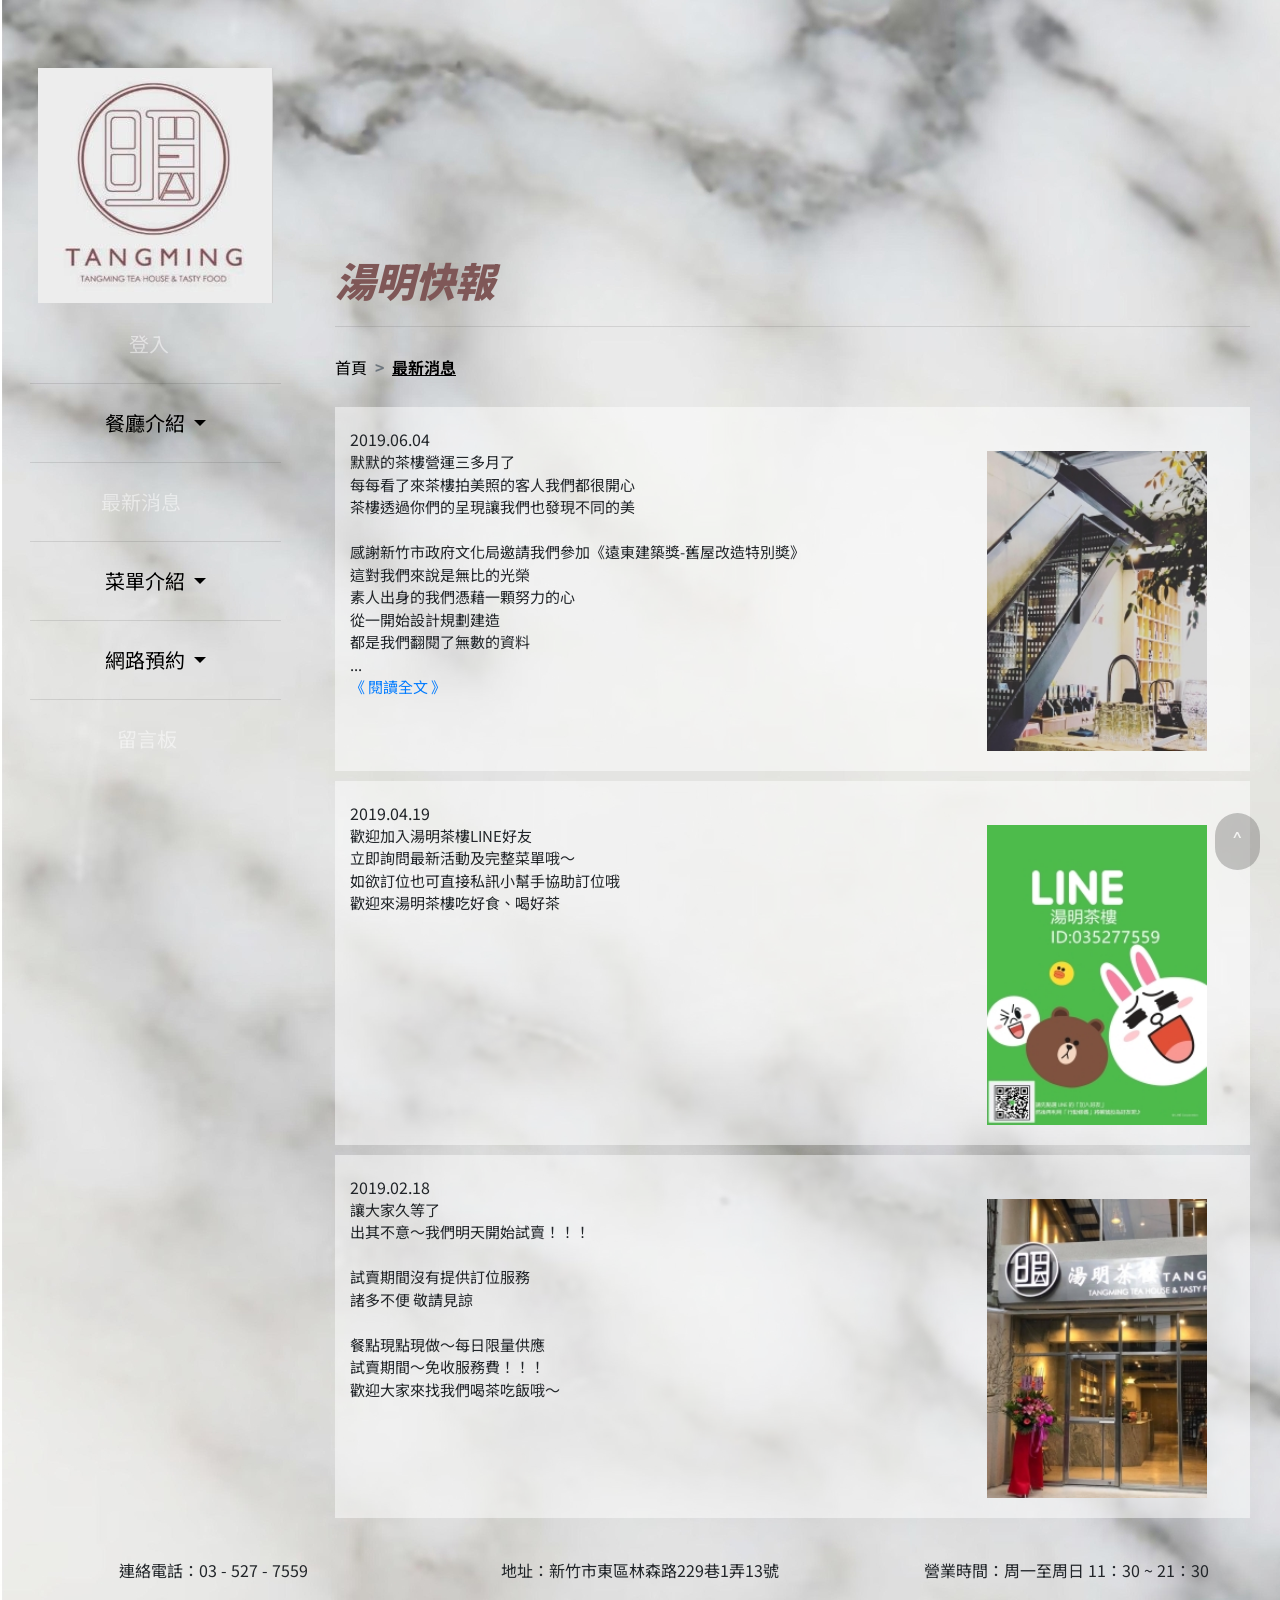
<file: new.html>
<!doctype html>
<html lang="en">

<head>
  <!-- Required meta tags -->
  <meta charset="utf-8">
  <meta name="viewport" content="width=device-width, initial-scale=1, shrink-to-fit=no">
  <meta http-equiv="Content-Security-Policy" content="upgrade-insecure-requests">
  <!-- Bootstrap CSS -->
  <link rel="stylesheet" href="https://stackpath.bootstrapcdn.com/bootstrap/4.2.1/css/bootstrap.min.css"
    integrity="sha384-GJzZqFGwb1QTTN6wy59ffF1BuGJpLSa9DkKMp0DgiMDm4iYMj70gZWKYbI706tWS" crossorigin="anonymous">
  <link rel="stylesheet" href="css/style.css">
  <link rel="stylesheet" href="css/new.css">
  <link href="https://fonts.googleapis.com/css?family=Noto+Sans+TC&display=swap" rel="stylesheet">
  <script src="https://code.jquery.com/jquery-3.4.1.min.js "></script>

  <title>湯明茶樓歡迎您~</title>
  <script type="text/javascript">
    $(function () {
      /* 按下GoTop按鈕時的事件 */
      $('#gotop').click(function () {
        $('html,body').animate({ scrollTop: 0 }, 'quick');   /* 返回到最頂上 */
        return false;
      });

      /* 偵測卷軸滑動時，往下滑超過400px就讓GoTop按鈕出現 */
      $(window).scroll(function () {
        if ($(this).scrollTop() > 10) {
          $('#gotop').fadeIn();
        } else {
          $('#gotop').fadeOut();
        }
      });
    });
  </script>
</head>

<body background="images/background.jpg">
  <header>
    <div class="container">
      <div class="row ph-row-1">
        <div class="col-lg-3 col-md-1 col-xs-1 menu">
          <nav class="navbar fixed-top navbar-expand-lg navbar-dark nav-menu">
            <button class="navbar-toggler" type="button" data-toggle="collapse" data-target="#navbarSupportedContent"
              aria-controls="navbarSupportedContent" aria-expanded="false" aria-label="Toggle navigation">
              <span class="navbar-toggler-icon"></span>
            </button>
            <div class="collapse navbar-collapse nav-display nav-container" id="navbarSupportedContent">
              <ul class="navbar-nav nav-display nav__bg" style="text-align: center;">
                <li class="nav-item">
                  <a class="nav-link" href="index.html">
                    <img src="images/logo.jpg" alt="" class="img-logo">
                  </a>
                </li>
                <li class="nav-item li-content">
                  <a class="nav-link text-body nav-li-a-content .news-content" href="login.html"
                    style="padding-right: 22px" id="login">登入
                  </a>
                  <p id="userName"></p>
                </li>
                <hr>
                <li class="nav-item dropdown li-content">
                  <a class="nav-link dropdown-toggle nav-li-a-content" href="#" id="navbarDropdownMenuLink"
                    role="button" data-toggle="dropdown" aria-haspopup="true" aria-expanded="false"
                    style="color:black;">
                    餐廳介紹
                  </a>
                  <div class="dropdown-menu nav-li-a-content" aria-labelledby="navbarDropdownMenuLink">
                    <a class="dropdown-item nav-li-a-content" href="about.html">關於</a>
                    <a class="dropdown-item nav-li-a-content" href="Philosophy.html">經營理念</a>
                  </div>
                </li>
                <hr>
                <li class="nav-item li-content">
                  <a class="nav-link text-body nav-li-a-content .news-content" href="new.html"
                    style="padding-right: 38px;">最新消息
                  </a>
                </li>
                <hr>
                <li class="nav-item dropdown li-content">
                  <a class="nav-link dropdown-toggle nav-li-a-content" href="#" id="navbarDropdownMenuLink"
                    role="button" data-toggle="dropdown" aria-haspopup="true" aria-expanded="false"
                    style="color:black;">
                    菜單介紹
                  </a>
                  <div class="dropdown-menu nav-li-a-content" aria-labelledby="navbarDropdownMenuLink">
                    <a class="dropdown-item nav-li-a-content" href="food.html">主餐</a>
                    <a class="dropdown-item nav-li-a-content" href="drink.html">飲品</a>
                    <a class="dropdown-item nav-li-a-content" href="cook-secret.html">私廚料理</a>
                  </div>
                </li>
                <hr>
                <li class="nav-item dropdown li-content">
                  <a class="nav-link dropdown-toggle nav-li-a-content" href="#" id="navbarDropdownMenuLink"
                    role="button" data-toggle="dropdown" aria-haspopup="true" aria-expanded="false"
                    style="color:black;">
                    網路預約
                  </a>
                  <div class="dropdown-menu nav-li-a-content" aria-labelledby="navbarDropdownMenuLink">
                    <a class="dropdown-item nav-li-a-content" href="order.html">預約</a>
                    <a class="dropdown-item nav-li-a-content" href="InquireOrder.html">預約查詢</a>
                    <a class="dropdown-item nav-li-a-content" href="CancelOrder.html">取消預約</a>
                  </div>
                </li>
                <hr>
                <li class="nav-item li-content">
                  <a class="nav-link text-body nav-li-a-content" href="comment.html" style="padding-right: 25px;">留言板
                  </a>
                </li>
              </ul>
            </div>
          </nav>
        </div>
        <div class="col-lg-9 col-md-11 col-xs-12 div-index">
          <div class="row ph-row">
            <div class="col-lg-12 col-md-11 col-xs-12 ph-title">
              湯明快報
            </div>
            <div class="col-lg-12 col-md-11 col-xs-12">
              <hr>
            </div>
            <div class="col-lg-12 col-md-11 col-xs-12 breadcrumb-col">
              <nav aria-label="breadcrumb">
                <ol class="breadcrumb">
                  <li class="breadcrumb-item"><a href="index.html" class="breadcrumb-item-content">首頁</a></li>
                  <li class="breadcrumb-item active" aria-current="page" style="padding-right: 38px;">最新消息</li>
                </ol>
              </nav>
            </div>
            <div class="col-lg-12 col-md-11 col-xs-12 margin-div">
              <div class="row Philosophy-content">
                <div class="col-lg-12 col-md-12 col-xs-12  resume">
                  2019.06.04
                </div>
                <div class="col-lg-8 col-md-12 col-xs-12  resume">

                  <p class="resume__description">
                    <!-- <h6> -->
                    默默的茶樓營運三多月了 <br>
                    每每看了來茶樓拍美照的客人我們都很開心 <br>
                    茶樓透過你們的呈現讓我們也發現不同的美 <br>
                    <br>
                    感謝新竹市政府文化局邀請我們參加《遠東建築獎-舊屋改造特別奬》 <br>
                    這對我們來說是無比的光榮 <br>
                    素人出身的我們憑藉一顆努力的心 <br>
                    從一開始設計規劃建造 <br>
                    都是我們翻閱了無數的資料 <br>
                    ... <br>
                    <a href="new1-all.html" class="a-read-all">《 閱讀全文 》</a>
                  </p>
                  <!-- </h6>  -->
                </div>
                <div class="col-lg-4 col-md-12 col-xs-12 ph-content-img">
                  <img src="images/new-1.jpg" alt="" class="content-img img-responsive">
                </div>
              </div>
            </div> <!-- new1-->
            <div class="col-lg-12 col-md-11 col-xs-12 margin-div">
              <div class="row Philosophy-content">
                <div class="col-lg-12 col-md-12 col-xs-12  resume">
                  2019.04.19
                </div>
                <div class="col-lg-8 col-md-12 col-xs-12  resume">
                  <p class="resume__description">
                    <!-- <h6> -->
                    歡迎加入湯明茶樓LINE好友 <br>
                    立即詢問最新活動及完整菜單哦～ <br>
                    如欲訂位也可直接私訊小幫手協助訂位哦 <br>
                    歡迎來湯明茶樓吃好食、喝好茶 <br>
                  </p>
                  <!-- </h6>  -->
                </div>
                <div class="col-lg-4 col-md-12 col-xs-12 ph-content-img">
                  <img src="images/new-2.jpg" alt="" class="content-img img-responsive">
                </div>

              </div>
            </div> <!-- new2-->
            <div class="col-lg-12 col-md-11 col-xs-12 margin-div">
              <div class="row Philosophy-content">
                <div class="col-lg-12 col-md-12 col-xs-12  resume">
                  2019.02.18
                </div>
                <div class="col-lg-8 col-md-12 col-xs-12  resume">
                  <p class="resume__description">
                    <!-- <h6> -->
                    讓大家久等了 <br>
                    出其不意～我們明天開始試賣！！！ <br>
                    <br>
                    試賣期間沒有提供訂位服務 <br>
                    諸多不便 敬請見諒 <br>
                    <br>
                    餐點現點現做～每日限量供應 <br>
                    試賣期間～免收服務費！！！ <br>
                    歡迎大家來找我們喝茶吃飯哦～ <br>
                  </p>
                  <!-- </h6>  -->
                </div>
                <div class="col-lg-4 col-md-12 col-xs-12 ph-content-img">
                  <img src="images/new-3.jpg" alt="" class="content-img img-responsive">
                </div>

              </div>
            </div> <!-- new3-->
          </div> <!-- row -->
        </div>
      </div>
    </div>
  </header>
  <footer>
    <div class="container">
      <div id="gotop">˄</div>
      <div class="row footer-row">
        <div class="col-lg-4 col-md-12 footer-content">
          連絡電話：03 - 527 - 7559
        </div>
        <div class="col-lg-4 col-md-12 footer-content">
          地址：新竹市東區林森路229巷1弄13號
        </div>
        <div class="col-lg-4 col-md-12 footer-content">
          營業時間：周一至周日 11：30 ~ 21：30
        </div>
      </div>
    </div>
  </footer>
  <!-- Optional JavaScript -->
  <!-- jQuery first, then Popper.js, then Bootstrap JS -->
  <!-- <script src="https://code.jquery.com/jquery-3.3.1.slim.min.js"
    integrity="sha384-q8i/X+965DzO0rT7abK41JStQIAqVgRVzpbzo5smXKp4YfRvH+8abtTE1Pi6jizo"
    crossorigin="anonymous"></script> -->
  <script src="https://cdnjs.cloudflare.com/ajax/libs/popper.js/1.14.6/umd/popper.min.js"
    integrity="sha384-wHAiFfRlMFy6i5SRaxvfOCifBUQy1xHdJ/yoi7FRNXMRBu5WHdZYu1hA6ZOblgut"
    crossorigin="anonymous"></script>
  <script src="https://stackpath.bootstrapcdn.com/bootstrap/4.2.1/js/bootstrap.min.js"
    integrity="sha384-B0UglyR+jN6CkvvICOB2joaf5I4l3gm9GU6Hc1og6Ls7i6U/mkkaduKaBhlAXv9k"
    crossorigin="anonymous"></script>
</body>

</html>
</file>
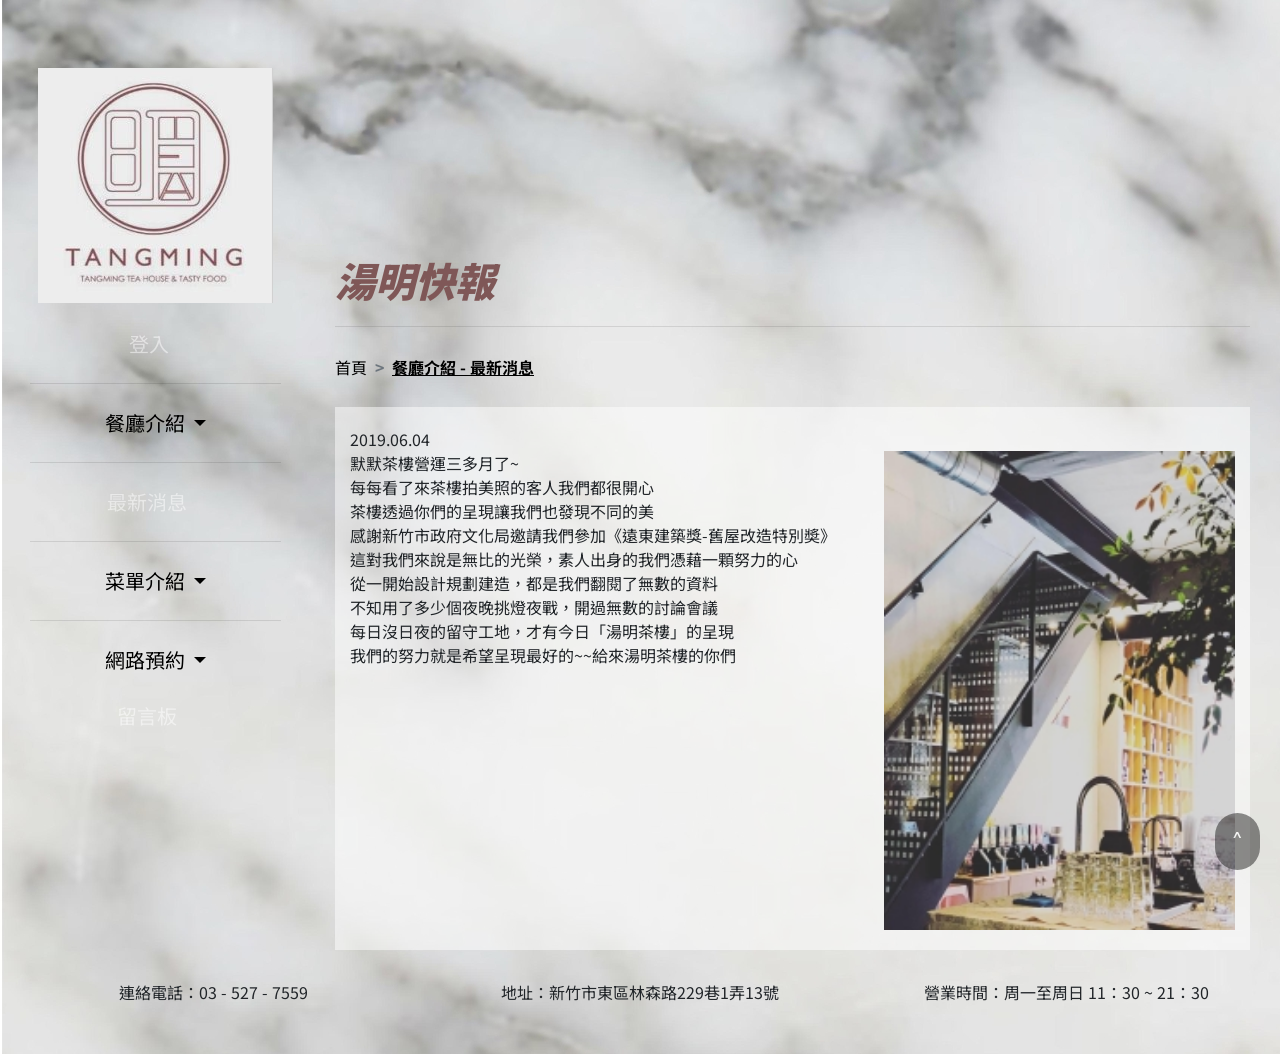
<file: new1-all.html>
<!doctype html>
<html lang="en">

<head>
  <!-- Required meta tags -->
  <meta charset="utf-8">
  <meta name="viewport" content="width=device-width, initial-scale=1, shrink-to-fit=no">
  <meta http-equiv="Content-Security-Policy" content="upgrade-insecure-requests">
  <!-- Bootstrap CSS -->
  <link rel="stylesheet" href="https://stackpath.bootstrapcdn.com/bootstrap/4.2.1/css/bootstrap.min.css"
    integrity="sha384-GJzZqFGwb1QTTN6wy59ffF1BuGJpLSa9DkKMp0DgiMDm4iYMj70gZWKYbI706tWS" crossorigin="anonymous">
  <link href="https://fonts.googleapis.com/css?family=Noto+Sans+TC&display=swap" rel="stylesheet">
  <script src="https://code.jquery.com/jquery-3.4.1.min.js "></script>
  <link rel="stylesheet" href="css/style.css">
  <link rel="stylesheet" href="css/new1-all.css">
  <script src="js/script.js"></script>


  <title>湯明茶樓歡迎您~</title>
  <script type="text/javascript">
    $(function () {
      /* 按下GoTop按鈕時的事件 */
      $('#gotop').click(function () {
        $('html,body').animate({ scrollTop: 0 }, 'quick');   /* 返回到最頂上 */
        return false;
      });

      /* 偵測卷軸滑動時，往下滑超過400px就讓GoTop按鈕出現 */
      $(window).scroll(function () {
        if ($(this).scrollTop() > 10) {
          $('#gotop').fadeIn();
        } else {
          $('#gotop').fadeOut();
        }
      });
    });
  </script>
</head>

<body background="images/background.jpg">
  <header>
    <div class="container">
      <div class="row ph-row-1">
        <div class="col-lg-3 col-md-1 col-xs-1 menu">
          <nav class="navbar fixed-top navbar-expand-lg navbar-dark nav-menu navbar-inverse">
            <div class="container">
              <button class="navbar-toggler" data-target-sidebar=".side-collapse-left"
                data-target-content=".side-collapse-container-left" type="button" data-toggle="collapse"
                data-target="#navbarSupportedContent" aria-controls="navbarSupportedContent" aria-expanded="false"
                aria-label="Toggle navigation">
                <span class="navbar-toggler-icon"></span>
              </button>
              <div class="collapse navbar-collapse nav-display nav-container side-collapse-left in"
                id="navbarSupportedContent">
                <ul class="navbar-nav nav-display nav__bg" style="text-align: center;">
                  <li class="nav-item">
                    <a class="nav-link" href="index.html">
                      <img src="images/logo.jpg" alt="" class="img-logo">
                    </a>
                  </li>
                  <li class="nav-item li-content">
                    <a class="nav-link text-body nav-li-a-content .news-content" href="login.html"
                      style="padding-right: 22px" id="login">登入
                    </a>
                    <p id="userName"></p>
                  </li>
                  <hr>
                  <li class="nav-item dropdown li-content">
                    <a class="nav-link dropdown-toggle nav-li-a-content" href="#" id="navbarDropdownMenuLink"
                      role="button" data-toggle="dropdown" aria-haspopup="true" aria-expanded="false"
                      style="color:black;">
                      餐廳介紹
                    </a>
                    <div class="dropdown-menu nav-li-a-content" aria-labelledby="navbarDropdownMenuLink">
                      <a class="dropdown-item nav-li-a-content" href="about.html">關於</a>
                      <a class="dropdown-item nav-li-a-content" href="Philosophy.html">經營理念</a>
                    </div>
                  </li>
                  <hr>
                  <li class="nav-item li-content">
                    <a class="nav-link text-body nav-li-a-content .news-content" href="new.html"
                      style="padding-right: 26px;">
                      最新消息
                    </a>
                  </li>
                  <hr>
                  <li class="nav-item dropdown li-content">
                    <a class="nav-link dropdown-toggle nav-li-a-content" href="#" id="navbarDropdownMenuLink"
                      role="button" data-toggle="dropdown" aria-haspopup="true" aria-expanded="false"
                      style="color:black;">
                      菜單介紹
                    </a>
                    <div class="dropdown-menu nav-li-a-content" aria-labelledby="navbarDropdownMenuLink">
                      <a class="dropdown-item nav-li-a-content" href="food.html">主餐</a>
                      <a class="dropdown-item nav-li-a-content" href="drink.html">飲品</a>
                      <a class="dropdown-item nav-li-a-content" href="cook-secret.html">私廚料理</a>
                    </div>
                  </li>
                  <hr>
                  <li class="nav-item dropdown li-content">
                    <a class="nav-link dropdown-toggle nav-li-a-content" href="#" id="navbarDropdownMenuLink"
                      role="button" data-toggle="dropdown" aria-haspopup="true" aria-expanded="false"
                      style="color:black;">
                      網路預約
                    </a>
                    <div class="dropdown-menu nav-li-a-content" aria-labelledby="navbarDropdownMenuLink">
                      <a class="dropdown-item nav-li-a-content" href="order.html">預約</a>
                      <a class="dropdown-item nav-li-a-content" href="InquireOrder.html">預約查詢</a>
                      <a class="dropdown-item nav-li-a-content" href="CancelOrder.html">取消預約</a>
                    </div>
                  </li>
                  <li class="nav-item li-content">
                    <a class="nav-link text-body nav-li-a-content" href="comment.html" style="padding-right: 25px;">留言板
                    </a>
                  </li>
                </ul>
              </div>
            </div>
          </nav>
        </div>
        <div class="col-lg-9 col-md-11 col-xs-12 div-index side-collapse-container-left">
          <div class="row ph-row">
            <div class="col-lg-12 col-md-11 col-xs-12 ph-title">
              湯明快報
            </div>
            <div class="col-lg-12 col-md-11 col-xs-12">
              <hr>
            </div>
            <div class="col-lg-12 col-md-11 col-xs-12 breadcrumb-col">
              <nav aria-label="breadcrumb">
                <ol class="breadcrumb">
                  <li class="breadcrumb-item"><a href="index.html" class="breadcrumb-item-content">首頁</a></li>
                  <li class="breadcrumb-item active" aria-current="page">餐廳介紹 - 最新消息</li>
                </ol>
              </nav>
            </div>
            <div class="col-lg-12 col-md-11 col-xs-12">
              <div class="row Philosophy-content">
                <div class="col-lg-12 col-md-12 col-xs-12  resume">
                  2019.06.04
                </div>
                <div class="col-lg-7 col-md-12 col-xs-12  resume">
                  <p class="resume__description">
                    <!-- <h6> -->
                    默默茶樓營運三多月了~ <br>
                    每每看了來茶樓拍美照的客人我們都很開心 <br>
                    茶樓透過你們的呈現讓我們也發現不同的美 <br>

                    感謝新竹市政府文化局邀請我們參加《遠東建築獎-舊屋改造特別奬》 <br>
                    這對我們來說是無比的光榮，素人出身的我們憑藉一顆努力的心 <br>
                    從一開始設計規劃建造，都是我們翻閱了無數的資料 <br>
                    不知用了多少個夜晚挑燈夜戰，開過無數的討論會議 <br>
                    每日沒日夜的留守工地，才有今日「湯明茶樓」的呈現 <br>
                    我們的努力就是希望呈現最好的~~給來湯明茶樓的你們 <br>
                  </p>
                  <!-- </h6>  -->
                </div>
                <div class="col-lg-5 col-md-12 col-xs-12 ph-content-img">
                  <img src="images/new-1.jpg" alt="" class="content-img">
                </div>
              </div>
            </div>
          </div> <!-- row -->
        </div>
      </div>
    </div>
  </header>
  <footer>
    <div class="container">
      <div id="gotop">˄</div>
      <div class="row footer-row">
        <div class="col-lg-4 col-md-12 footer-content">
          連絡電話：03 - 527 - 7559
        </div>
        <div class="col-lg-4 col-md-12 footer-content">
          地址：新竹市東區林森路229巷1弄13號
        </div>
        <div class="col-lg-4 col-md-12 footer-content">
          營業時間：周一至周日 11：30 ~ 21：30
        </div>
      </div>
    </div>
  </footer>
  <!-- Optional JavaScript -->
  <!-- jQuery first, then Popper.js, then Bootstrap JS -->
  <!-- <script src="https://code.jquery.com/jquery-3.3.1.slim.min.js"
    integrity="sha384-q8i/X+965DzO0rT7abK41JStQIAqVgRVzpbzo5smXKp4YfRvH+8abtTE1Pi6jizo"
    crossorigin="anonymous"></script> -->
  <script src="https://cdnjs.cloudflare.com/ajax/libs/popper.js/1.14.6/umd/popper.min.js"
    integrity="sha384-wHAiFfRlMFy6i5SRaxvfOCifBUQy1xHdJ/yoi7FRNXMRBu5WHdZYu1hA6ZOblgut"
    crossorigin="anonymous"></script>
  <script src="https://stackpath.bootstrapcdn.com/bootstrap/4.2.1/js/bootstrap.min.js"
    integrity="sha384-B0UglyR+jN6CkvvICOB2joaf5I4l3gm9GU6Hc1og6Ls7i6U/mkkaduKaBhlAXv9k"
    crossorigin="anonymous"></script>

</body>

</html>
</file>
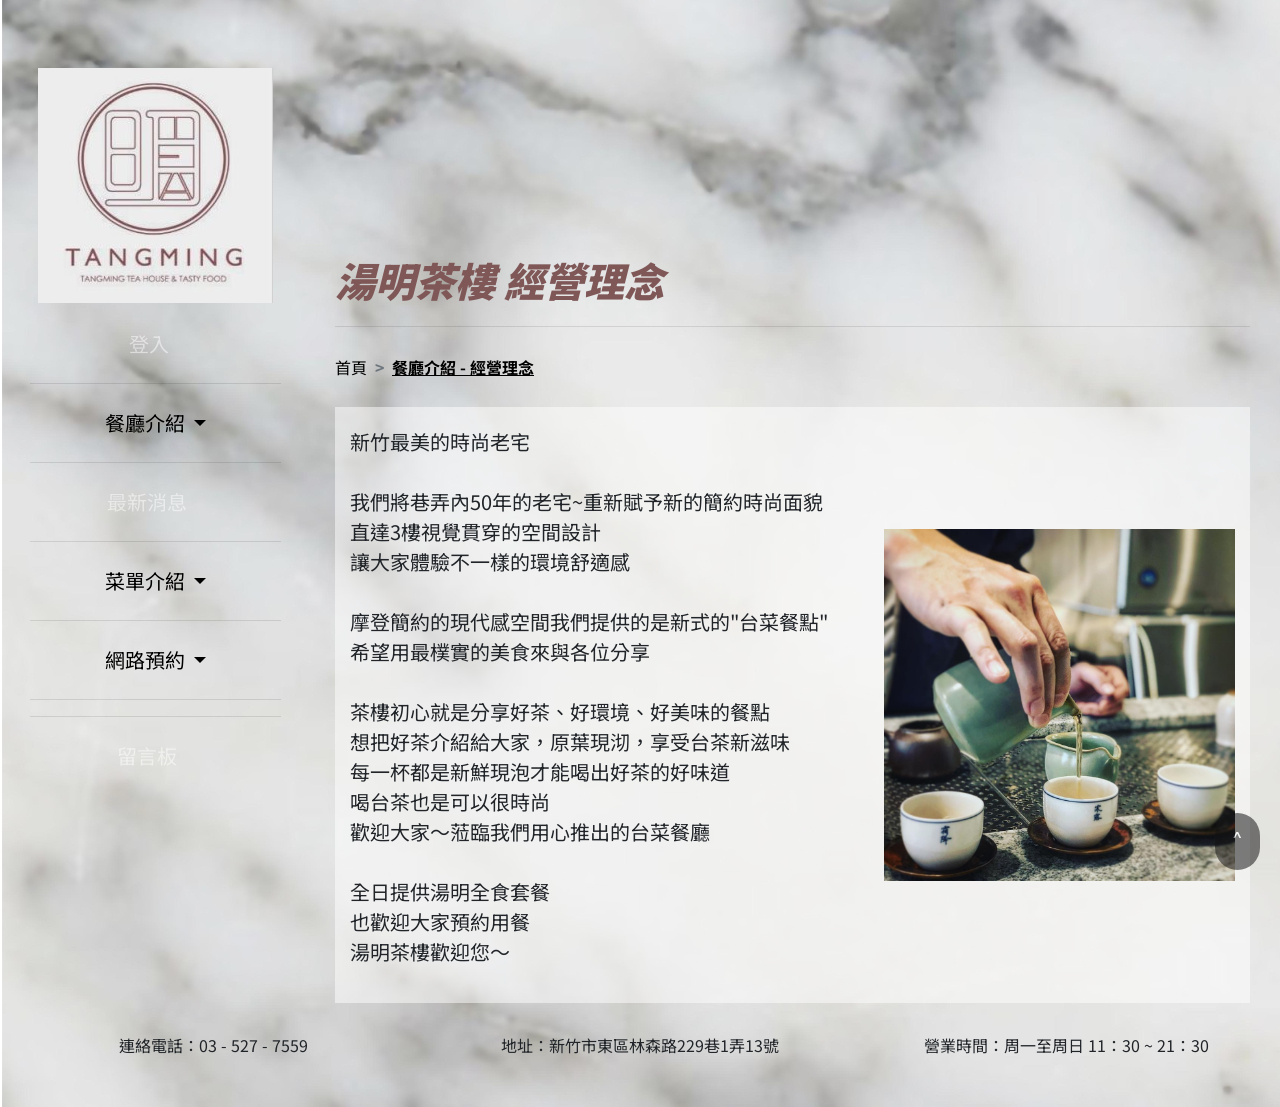
<file: Philosophy.html>
<!doctype html>
<html lang="en">

<head>
  <!-- Required meta tags -->
  <meta charset="utf-8">
  <meta name="viewport" content="width=device-width, initial-scale=1, shrink-to-fit=no">
  <meta http-equiv="Content-Security-Policy" content="upgrade-insecure-requests">
  <!-- Bootstrap CSS -->
  <link rel="stylesheet" href="https://stackpath.bootstrapcdn.com/bootstrap/4.2.1/css/bootstrap.min.css"
    integrity="sha384-GJzZqFGwb1QTTN6wy59ffF1BuGJpLSa9DkKMp0DgiMDm4iYMj70gZWKYbI706tWS" crossorigin="anonymous">
  <link href="https://fonts.googleapis.com/css?family=Noto+Sans+TC&display=swap" rel="stylesheet">
  <script src="https://code.jquery.com/jquery-3.4.1.min.js "></script>
  <link rel="stylesheet" href="css/style.css">
  <link rel="stylesheet" href="css/Philosophy.css">

  <title>湯明茶樓歡迎您~</title>
  <script type="text/javascript">
    $(function () {
      /* 按下GoTop按鈕時的事件 */
      $('#gotop').click(function () {
        $('html,body').animate({ scrollTop: 0 }, 'quick');   /* 返回到最頂上 */
        return false;
      });

      /* 偵測卷軸滑動時，往下滑超過400px就讓GoTop按鈕出現 */
      $(window).scroll(function () {
        if ($(this).scrollTop() > 10) {
          $('#gotop').fadeIn();
        } else {
          $('#gotop').fadeOut();
        }
      });
    });
  </script>
</head>

<body background="images/background.jpg">
  <header>
    <div class="container">
      <div class="row ph-row-1">
        <div class="col-lg-3 col-md-1 col-xs-1 menu">
          <nav class="navbar fixed-top navbar-expand-lg navbar-dark nav-menu">
            <button class="navbar-toggler" type="button" data-toggle="collapse" data-target="#navbarSupportedContent"
              aria-controls="navbarSupportedContent" aria-expanded="false" aria-label="Toggle navigation">
              <span class="navbar-toggler-icon"></span>
            </button>
            <div class="collapse navbar-collapse nav-display nav-container" id="navbarSupportedContent">
              <ul class="navbar-nav nav-display nav__bg" style="text-align: center;">
                <li class="nav-item">
                  <a class="nav-link" href="index.html">
                    <img src="images/logo.jpg" alt="" class="img-logo">
                  </a>
                </li>
                <li class="nav-item li-content">
                  <a class="nav-link text-body nav-li-a-content .news-content" href="login.html"
                    style="padding-right: 22px" id="login">登入
                  </a>
                  <p id="userName"></p>
                </li>
                <hr>
                <li class="nav-item dropdown li-content">
                  <a class="nav-link dropdown-toggle nav-li-a-content" href="#" id="navbarDropdownMenuLink"
                    role="button" data-toggle="dropdown" aria-haspopup="true" aria-expanded="false"
                    style="color:black;">
                    餐廳介紹
                  </a>
                  <div class="dropdown-menu nav-li-a-content" aria-labelledby="navbarDropdownMenuLink">
                    <a class="dropdown-item nav-li-a-content" href="about.html">關於</a>
                    <a class="dropdown-item nav-li-a-content" href="Philosophy.html">經營理念</a>
                  </div>
                </li>
                <hr>
                <li class="nav-item li-content">
                  <a class="nav-link text-body nav-li-a-content .news-content" href="new.html"
                    style="padding-right: 25px;">
                    最新消息
                  </a>
                </li>
                <hr>
                <li class="nav-item dropdown li-content">
                  <a class="nav-link dropdown-toggle nav-li-a-content" href="#" id="navbarDropdownMenuLink"
                    role="button" data-toggle="dropdown" aria-haspopup="true" aria-expanded="false"
                    style="color:black;">
                    菜單介紹
                  </a>
                  <div class="dropdown-menu nav-li-a-content" aria-labelledby="navbarDropdownMenuLink">
                    <a class="dropdown-item nav-li-a-content" href="food.html">主餐</a>
                    <a class="dropdown-item nav-li-a-content" href="drink.html">飲品</a>
                    <a class="dropdown-item nav-li-a-content" href="cook-secret.html">私廚料理</a>
                  </div>
                </li>
                <hr>
                <li class="nav-item dropdown li-content">
                  <a class="nav-link dropdown-toggle nav-li-a-content" href="#" id="navbarDropdownMenuLink"
                    role="button" data-toggle="dropdown" aria-haspopup="true" aria-expanded="false"
                    style="color:black;">
                    網路預約
                  </a>
                  <div class="dropdown-menu nav-li-a-content" aria-labelledby="navbarDropdownMenuLink">
                    <a class="dropdown-item nav-li-a-content" href="order.html">預約</a>
                    <a class="dropdown-item nav-li-a-content" href="InquireOrder.html">預約查詢</a>
                    <a class="dropdown-item nav-li-a-content" href="CancelOrder.html">取消預約</a>
                  </div>
                </li>
                <hr>
                <hr>
                <li class="nav-item li-content">
                  <a class="nav-link text-body nav-li-a-content" href="comment.html" style="padding-right: 25px;">留言板
                  </a>
                </li>
              </ul>
            </div>
          </nav>
        </div>
        <div class="col-lg-9 col-md-11 col-xs-12 div-index">
          <div class="row ph-row">
            <div class="col-lg-12 col-md-11 col-xs-12 ph-title">
              湯明茶樓 經營理念
            </div>
            <div class="col-lg-12 col-md-11 col-xs-12">
              <hr>
            </div>
            <div class="col-lg-12 col-md-11 col-xs-12">
              <nav aria-label="breadcrumb">
                <ol class="breadcrumb">
                  <li class="breadcrumb-item"><a href="index.html" class="breadcrumb-item-content">首頁</a></li>
                  <li class="breadcrumb-item active" aria-current="page">餐廳介紹 - 經營理念</li>
                </ol>
              </nav>
            </div>
            <div class="col-lg-12 col-md-11 col-xs-12 breadcrumb-col">
              <div class="row Philosophy-content">
                <div class="col-lg-7 col-md-12 col-xs-12  resume">
                  <p class="resume__description">
                    <!-- <h6> -->
                    新竹最美的時尚老宅 <br> <br>

                    我們將巷弄內50年的老宅~重新賦予新的簡約時尚面貌<br>
                    直達3樓視覺貫穿的空間設計<br>
                    讓大家體驗不一樣的環境舒適感<br><br>

                    摩登簡約的現代感空間我們提供的是新式的"台菜餐點"<br>
                    希望用最樸實的美食來與各位分享<br><br>

                    茶樓初心就是分享好茶、好環境、好美味的餐點<br>
                    想把好茶介紹給大家，原葉現沏，享受台茶新滋味<br>
                    每一杯都是新鮮現泡才能喝出好茶的好味道<br>
                    喝台茶也是可以很時尚<br>
                    歡迎大家～蒞臨我們用心推出的台菜餐廳<br><br>

                    全日提供湯明全食套餐<br>
                    也歡迎大家預約用餐<br>
                    湯明茶樓歡迎您～<br>
                  </p>
                  <!-- </h6>  -->
                </div>
                <div class="col-lg-5 col-md-12 col-xs-12 ph-content-img">
                  <img src="images/Philosophy.jpg" alt="" class="content-img">
                </div>
              </div>
            </div>
          </div> <!-- row -->
        </div>
      </div>
    </div>
  </header>
  <footer>
    <div class="container">
      <div id="gotop">˄</div>

      <div class="row footer-row">
        <div class="col-lg-4 col-md-12 footer-content">
          連絡電話：03 - 527 - 7559
        </div>
        <div class="col-lg-4 col-md-12 footer-content">
          地址：新竹市東區林森路229巷1弄13號
        </div>
        <div class="col-lg-4 col-md-12 footer-content">
          營業時間：周一至周日 11：30 ~ 21：30
        </div>
      </div>
    </div>
  </footer>
  <!-- Optional JavaScript -->
  <!-- jQuery first, then Popper.js, then Bootstrap JS -->
  <!-- <script src="https://code.jquery.com/jquery-3.3.1.slim.min.js"
    integrity="sha384-q8i/X+965DzO0rT7abK41JStQIAqVgRVzpbzo5smXKp4YfRvH+8abtTE1Pi6jizo"
    crossorigin="anonymous"></script> -->
  <script src="https://cdnjs.cloudflare.com/ajax/libs/popper.js/1.14.6/umd/popper.min.js"
    integrity="sha384-wHAiFfRlMFy6i5SRaxvfOCifBUQy1xHdJ/yoi7FRNXMRBu5WHdZYu1hA6ZOblgut"
    crossorigin="anonymous"></script>
  <script src="https://stackpath.bootstrapcdn.com/bootstrap/4.2.1/js/bootstrap.min.js"
    integrity="sha384-B0UglyR+jN6CkvvICOB2joaf5I4l3gm9GU6Hc1og6Ls7i6U/mkkaduKaBhlAXv9k"
    crossorigin="anonymous"></script>
</body>

</html>
</file>
<file: css/style.css>
body{
    margin:50px 0px;
    font-family: 'Noto Sans TC',sans-serif;
}
.ph-title{
    font-family: 'Noto Sans TC',sans-serif;
}
 .container{
     padding: 0;
 }
 .row{
     margin: 0px;
 }

 @media screen and (min-width: 320px) {
    .navbar{
        background-color:rgb(160, 158, 158);
    }
    .nav__bg{
        background-color:rgb(199, 195, 195);
     }
     .nav-menu{
         padding: 10px 0px 10px 15px;
     } 
     .container{
        max-width:none;
    }
    .breadcrumb-col{
        margin: 0px 0px 0px 17px;
    }
 }
 @media screen and (min-width: 768px) {

     .nav-menu{
         padding: 10px 0px 10px 15px;
     } 
     .breadcrumb-col{
        margin: 0px 0px 0px 0px;
    }
 }
 @media screen and (min-width: 769px) {
    .navbar{
        background-color:rgb(110, 108, 108,0);
    }
    .nav__bg {
        background-color:rgba(0, 0, 0, 0);
     }
     .nav-menu{
        position: absolute;
        padding: 0;
    } 

 }
 .nav-display
 {
     display: block;
 }

 @media screen and (min-width: 1024px) {
 .fixed-top{
     right: auto;
     left: auto;
 }
}
 /* Header Style */
 .header {
    background-color: #00979c;
    padding-top: 122px;
    padding-bottom: 50px;
    color: #fff;
    font-size: 0.8rem;
 }
 
 @media screen and (min-width: 768px) {
    .header {
       padding-top: 184px;
       padding-bottom: 100px;
       font-size: 1rem;
    }
 }
 .header__slogan {
    font-size: 1.75em;
    text-transform: uppercase;
    margin: 0;
 }
.nav-container{
    margin: 10px 15px 0px 0px;
}
 img {
    max-width: 100%;
    height: auto;
 }
.li-content{
    margin: 30px;
}
li{
    text-align: center;
}
@media screen and (min-width: 320px) {
    .li-content{
        margin: 0px;
    }
    .div-index{
         margin: -50px 0px 0px 0px; 
        padding: 0px;
    }

    .img-logo {
        margin-top:15px;
        max-width: 60%;
     }
 }
 @media screen and (min-width: 769px) {
    .div-index{
        margin: 0;
    }
    .li-content{
        margin: 10px;
    }
    .img-logo {
        max-width: 80%;
     }
 }
 @media screen and (min-width: 1024px) {
    .div-index{
        margin:0px;
        padding: 0px 15px 0px 0px;
    }
    .img-logo {
        margin-top:0;
        max-width: 100%;
     }
     .img-index{
         height: 80%;
     }
     .line{
         /* background-color: black; */
         height:1px;
         border:0;
    }
    .nav-container{
        margin-top: 0px;
    }
 }
 /* .nav-link{
     padding: 0px;
 } */
.nav-content{
    color: black;
}
.nav-li-a-content{
    font-size: 20px;
    white-space: nowrap;
    color: black;
}
.footer-row{
    margin: 30px 0px;
    text-align: center;
}
.footer-content{
    font-size: 16px;
    white-space: nowrap;
}
.breadcrumb-item+.breadcrumb-item::before{
    content:">"
}
@media (min-width: 992px){
.navbar-expand-lg .navbar-nav .dropdown-menu {
    position: inherit;
}
}
.navbar-nav{
    padding: 10px 15px 15px 15px;
}
.breadcrumb{
    padding: 12px 0px;
}
.dropdown-menu{
    background-color: rgba(223, 215, 215, 0.712);

}

  
.nav-li-a-content :hover ,.text-body:hover,.dropdown-toggle:hover,.breadcrumb-item-content:hover{
    background-color: rgba(78, 77, 77, 0.534);
    color: white;
}
.nav-li-a-content :active ,.text-body:active,.dropdown-toggle:active,.breadcrumb-item-content:active{
    background-color: rgba(153, 121, 106, 0.801);
    color: white;
}
@media (min-width: 320px){
    .dropdown-menu{
        padding-left: 22%;
    }
}
@media (min-width: 768px){
    .dropdown-menu{
        padding-left: 39%;
    }
}
@media (min-width: 1024px){
    .dropdown-menu{
        padding-left: 17%;
    }
}



#gotop {
    position: fixed;
    border-radius: 50px;
    right: 20px;
    bottom: 30px;
    padding: 10px 16px;
    font-size: 25px;
    background: rgb(20, 20, 20);
    color: #FAFCFD;
    cursor: pointer;
    z-index: 1000;
  }
  #gotop:hover{
    background:  rgb(168, 125, 105);
  }
</file>
<file: css/index.css>
.navbar-nav ,.nav-a-logo{
    padding-top: 0px;
}

@media (min-width: 320px){
    .nav-link {
        padding-right: 21px;
    }
    .footer{
        margin-top: 0px;
    }
}
@media (min-width: 1024px){
    .nav-link {
        padding-right: 31px;
    }
    /* .footer{
        margin-top: -170px;
    } */
}


@media (min-width: 320px){
    .dropdown-menu{
        padding-left: 22%;
    }
}
@media (min-width: 768px){
    .dropdown-menu{
        padding-left: 39%;
    }
}
@media (min-width: 1024px){
    .dropdown-menu{
        padding-left: 17%;
    }
}
@media screen and (min-width: 320px) {

    .div-index{
         margin: 0px; 
        padding: 0px;
 }

}
@media screen and (min-width: 1024px){
     .div-index{
     padding-right: 50px;
     display: flex;
     justify-content: center;
 }
    .carousel {
        width: 80%;
    }
}
</file>
<file: css/about.css>
@media screen and (min-width: 320px) {
    .ph-row-1{
        margin: 0px 0px 0px 45px;
    }
}
@media screen and (min-width: 768px) {
    .ph-row-1{
        margin: 0px 0px 0px 0px;
    }
 }


.ph-title{
    color: rgb(127, 87, 87);
    font-size: 30px;
    font-weight: 900;
    font-style: italic;
}
.Philosophy-content{
     background-color: rgba(255, 255, 255, 0.5); 
    padding:20px 0px;
}
@media screen and (min-width: 320px) {
    .ph-title{
        color: rgb(127, 87, 87);
        padding: 0px 0px 0px 35px;
    font-size: 25px;
    font-weight: 900;
    position: fixed;
    z-index: 2000;
    margin-top: -33px;
    }
    .Philosophy-content{
        background-color: rgba(255, 255, 255,0); 
    }
    .ph-row{
        margin:50px 0px 45px 0px;
    }
}
@media screen and (min-width: 768px) {
    .ph-title{
        padding-left: 10px;
        font-size:30px;
        margin: -33px 0px 0px 4px;

        }
    .content-img{
        width: 40%;
    }
    .ph-row{
        margin:43px 0px 45px 0px;
    }
    .Philosophy-content{
        background-color: rgba(255, 255, 255, 0.5); 
        padding:20px 0px;
    }
    .ph-content-img{
        display: flex;
        align-items: center;
        justify-content: space-evenly;
    }
 }
 @media screen and (min-width: 769px) {
    .Philosophy-content{
        white-space: nowrap;
    }
    .ph-title{
        color: rgb(127, 87, 87);

        font-size: 40px;
        padding: 60px 0px 0px 15px;
        position: relative;
        z-index: inherit;
        margin: initial;
    
    }
    .ph-row{
        margin:140px 0px 0px 0px;
    }
    .content-img{
        width: 100%;
    }
    .resume__description{
        font-size: 25px;
    }
 }
.resume{
    text-align: center;
    justify-content: center;
    align-items: center;
    display: flex;
}


 @media screen and (min-width: 1024px) {
    .ph-content-img{
        display: flex;
        justify-content: center;
        align-items: center;

    }

 }
.content-img{
    text-align: center;
}
.nav-li-a-content{
    color: black;
}
.breadcrumb{
    background-color: rgba(255, 255, 255,0);
}
.breadcrumb-item-content{
    color: black;
}
.breadcrumb-item.active{
    font-weight: bold;
    color:black;
    text-decoration: underline;
}
</file>
<file: css/food.css>
@media screen and (min-width: 320px) {
    .ph-row-1{
        margin: 0px 0px 0px 45px;
    }
}
@media screen and (min-width: 768px) {
    .ph-row-1{
        margin: 0px 0px 0px 0px;
    }
 }


.ph-title{
    color: rgb(127, 87, 87);
    font-size: 30px;
    font-weight: bold;
    font-style: italic;
}
.Philosophy-content{
     background-color: rgba(255, 255, 255, 0.5); 
    padding:20px 0px;
}
@media screen and (min-width: 320px) {
    .ph-title{
        color: rgb(127, 87, 87);
        padding: 0px 0px 0px 35px;
    font-size: 25px;
    font-weight: 900;
    position: fixed;
    z-index: 2000;
    margin-top: -33px;
    }
    .ph-row{
        margin:50px 0px 45px 0px;
    }
}
@media screen and (min-width: 768px) {
    .ph-title{
        padding-left: 10px;
        font-size:30px;
        margin: -33px 0px 0px 4px;
        }
    .content-img{
        width: 40%;
    }
    .ph-row{
        margin:43px 0px 45px 0px;
    }
    .Philosophy-content{
        padding:20px 0px;
    }
 }
 @media screen and (min-width: 769px) {
    .ph-title{
        color: rgb(127, 87, 87);

        font-size: 40px;
        padding: 60px 0px 0px 15px;
        position: relative;
        z-index: inherit;
        margin: initial;
    
    }
    .ph-row{
        margin:140px 0px 0px 0px;
    }
    .content-img{
        width: 100%;
    }
 }
.resume{
    text-align: center;
    justify-content: center;
    align-items: center;
    display: flex;
}
 .ph-content-img{
     display: flex;
     justify-content: center;
     align-items: center;
 }
 @media screen and (min-width: 768px) {
    .ph-content-img{
        display: flex;
        justify-content: flex-end;
        align-items: center;
        
    }

 }
 @media screen and (min-width: 1024px) {
    .ph-content-img{
        display: flex;
        justify-content: center;
        align-items: center;

    }

 }
.content-img{
    text-align: center;
}
.nav-li-a-content{
    color: black;
}
.breadcrumb{
    background-color: rgba(255, 255, 255,0);
}
.breadcrumb-item-content{
    color: black;
}
.breadcrumb-item.active{
    font-weight: bold;
    color:black;
    text-decoration: underline;
}
.Philosophy-content{
    display: flex;
    align-items: center;
    justify-content: center;
}
@media screen and (min-width: 320px) {
    .Philosophy-content{
        margin: 0px 0px 20px 0px;
    }
}
@media screen and (min-width: 768px) {
    .Philosophy-content{
        margin: 0px 0px 20px 0px;
    }
 }
/* .card-row{
    justify-content: space-evenly;
} */
.card{
   width: 80%;
   height: 100%;
   border: 10px;
   margin: 20px 10px;
   align-items:center;
}

 @media screen and (min-width: 320px) {
    .card{
        width: 95%;
    }
    .card_bg{
        background-color: rgba(255, 255, 255,0); 
    }
    .card-img-top{
        width:65%;
        margin-top: 20px;
    }
}
@media screen and (min-width: 768px) {
    .card_bg{
        background-color: rgba(255, 255, 255, 0); 
    }
    .card{
        width: 70%;
    }
    .card-img-top{
        width:75%;
        margin-top: 20px;
    }
 }
.card-img-top{
    width:75%;
    margin-top: 20px;
}
.card-name
{
    color:#7f5757;
    font-weight: bold;
    font-family: 'Microsoft JhengHei';
}
</file>
<file: css/new.css>
@media screen and (min-width: 320px) {
    .ph-row-1{
        margin: 0px 0px 0px 45px;
    }
    /*.nav-menu{
        padding:10px 0px 10px 16px;
    }*/
}
@media screen and (min-width: 768px) {
    .ph-row-1{
        margin: 0px 0px 0px 0px;
    }
    /*.nav-menu{
        padding: 10px 0px 10px 15px;
    }*/
 }
 @media screen and (min-width: 1024px) {
    .nav-menu{
        padding: 0px;
    }
 }

.ph-title{
    color: rgb(127, 87, 87);
    font-size: 30px;
    font-weight: 900;
    font-style: italic;
}
.Philosophy-content{
     background-color: rgba(255, 255, 255, 0.5); 
    padding:20px 0px;
}
@media screen and (min-width: 320px) {
    .ph-title{
        color: rgb(127, 87, 87);
        padding: 0px 0px 0px 35px;
    font-size: 25px;
    font-weight: 900;
    position: fixed;
    z-index: 2000;
    margin-top: 17px;
    }
    .Philosophy-content{
        background-color: rgba(255, 255, 255,0.5); 
    }
}
@media screen and (min-width: 768px) {
    .ph-title{
        padding-left: 10px;
        font-size:30px;
        }
    .content-img{
        width: 40%;
    }
    .ph-row{
        margin:43px 0px 45px 0px;
    }
    .Philosophy-content{
        background-color: rgba(255, 255, 255, 0.5); 
        padding:20px 0px;
    }
 }
 @media screen and (min-width: 769px) {
    .Philosophy-content{
        white-space: nowrap;
    }
    .ph-row{
        margin:140px 0px 0px 0px;
    }
    .content-img{
        width: 100%;
    }
    .ph-title{
        color: rgb(127, 87, 87);

        font-size: 40px;
        padding: 60px 0px 0px 15px;
        position: relative;
        z-index: inherit;
        margin: initial;
    
    }
 }

 .ph-content-img{
     display: flex;
     justify-content: center;
     align-items: center;
 }
 @media screen and (min-width: 768px) {
    .ph-content-img{
        display: flex;
        justify-content: flex;
        align-items: center;
    }
    .content-img{
        width: 50%;
    }

 }
 @media screen and (min-width: 1024px) {
    .ph-content-img{
        display: flex;
        justify-content: center;
        align-items: center;
        margin-top: 0px;

    }
    .content-img{
        width: 80%;
    }
    .resume__description{
        font-size: 15px;
    }
 }
.margin-div{
    margin: 0px 0px 10px 0px;
}

.nav-li-a-content{
    color: black;
}
.breadcrumb{
    background-color: rgba(255, 255, 255,0);
}
.breadcrumb-item-content{
    color: black;
}
.breadcrumb-item.active{
    font-weight: bold;
    color:black;
    text-decoration: underline;
}
</file>
<file: css/new1-all.css>
@media screen and (min-width: 320px) {
    .ph-row-1{
        margin: 0px 0px 0px 45px;
    }
}
@media screen and (min-width: 768px) {
    .ph-row-1{
        margin: 0px 0px 0px 0px;
    }
 }


.ph-title{
    color: rgb(127, 87, 87);
    font-size: 30px;
    font-weight: bold;
    font-style: italic;
}
.Philosophy-content{
     background-color: rgba(255, 255, 255, 0.5); 
    padding:20px 0px;
}
@media screen and (min-width: 320px) {
    .ph-title{
        color: rgb(127, 87, 87);
        padding: 0px 0px 0px 35px;
    font-size: 25px;
    font-weight: 900;
    position: fixed;
    z-index: 2000;
    margin-top: -33px;
    }
    .Philosophy-content{
        background-color: rgba(255, 255, 255,0); 
    }
    .ph-row{
        margin:50px 0px 45px 0px;
    }
}
@media screen and (min-width: 768px) {
    .ph-title{
        padding-left: 10px;
        font-size:30px;
        margin: -33px 0px 0px 4px;

        }
    .content-img{
        width: 40%;
    }
    .ph-row{
        margin:43px 0px 45px 0px;
    }
    .Philosophy-content{
        background-color: rgba(255, 255, 255, 0.5); 
        padding:20px 0px;
    }
    .ph-content-img{
        display: flex;
        align-items: center;
        justify-content: space-evenly;
    }
 }
 @media screen and (min-width: 769px) {
    .Philosophy-content{
        white-space: nowrap;
    }
    .ph-title{
        color: rgb(127, 87, 87);

        font-size: 40px;
        padding: 60px 0px 0px 15px;
        position: relative;
        z-index: inherit;
        margin: initial;
    
    }
    .ph-row{
        margin:140px 0px 0px 0px;
    }
    .content-img{
        width: 100%;
    }
 }

 .ph-content-img{
     display: flex;
     justify-content: center;
     align-items: center;
 }
 @media screen and (min-width: 768px) {
    .ph-content-img{
        display: flex;
        align-items: center;
    }

 }
 @media screen and (min-width: 1024px) {
    .ph-content-img{
        display: flex;
        justify-content: center;
        align-items: center;
        margin-top: 0px;

    }

 }
.content-img{
    text-align: center;
}
.nav-li-a-content{
    color: black;
}
.breadcrumb{
    background-color: rgba(255, 255, 255,0);
}
.breadcrumb-item-content{
    color: black;
}
.breadcrumb-item.active{
    font-weight: bold;
    color:black;
    text-decoration: underline;
}
</file>
<file: css/Philosophy.css>
@media screen and (min-width: 320px) {
    .ph-row-1{
        margin: 0px 0px 0px 45px;
    }
}
@media screen and (min-width: 768px) {
    .ph-row-1{
        margin: 0px 0px 0px 0px;
    }
 }
.div-index{
    margin: 0px;
}

.ph-title{
    color: rgb(110, 80, 80);
    font-size: 30px;
    font-weight: bold;
    font-style: italic;
}
.Philosophy-content{
     background-color: rgba(255, 255, 255, 0.5); 
    padding:20px 0px;
}
@media screen and (min-width: 320px) {
    .ph-title{
        color: rgb(127, 87, 87);
        padding: 0px 0px 0px 35px;
    font-size: 25px;
    font-weight: 900;
    position: fixed;
    z-index: 2000;
    margin-top: -33px;
    }
    .Philosophy-content{
        background-color: rgba(255, 255, 255,0); 
    }
}
@media screen and (min-width: 768px) {
    .ph-title{
        padding-left: 10px;
        font-size:30px;
        margin: -83px 0px 0px 4px;
        }
    .content-img{
        width: 40%;
        margin-top:-152px;
    }
    .ph-row{
        margin:43px 0px 45px 0px;
    }
    .Philosophy-content{
        background-color: rgba(255, 255, 255, 0.5); 
        padding:20px 0px;
    }
 }
 @media screen and (min-width: 769px) {
    .Philosophy-content{
        white-space: nowrap;
    }
    .ph-title{
        color: rgb(127, 87, 87);

        font-size: 40px;
        padding: 60px 0px 0px 15px;
        position: relative;
        z-index: inherit;
        margin: initial;
    
    }
    .ph-row{
        margin:140px 0px 0px 0px;
    }
    .content-img{
        width: 100%;
        margin: 0px;
    }
 }

 .ph-content-img{
     display: flex;
     justify-content: center;
     align-items: center;
 }
 @media screen and (min-width: 768px) {
    .ph-content-img{
        display: flex;
        justify-content: flex-end;
        align-items: center;
    }

 }
 @media screen and (min-width: 1024px) {
    .ph-content-img{
        display: flex;
        justify-content: center;
        align-items: center;
        margin-top: 0px;

    }
    .resume__description{
        font-size: 20px;
    }

 }
.content-img{
    text-align: center;
}
.nav-li-a-content{
    color: black;
}
.breadcrumb{
    background-color: rgba(255, 255, 255,0);
}
.breadcrumb-item-content{
    color: black;
}
.breadcrumb-item.active{
    font-weight: bold;
    color:black;
    text-decoration: underline;
}
</file>
